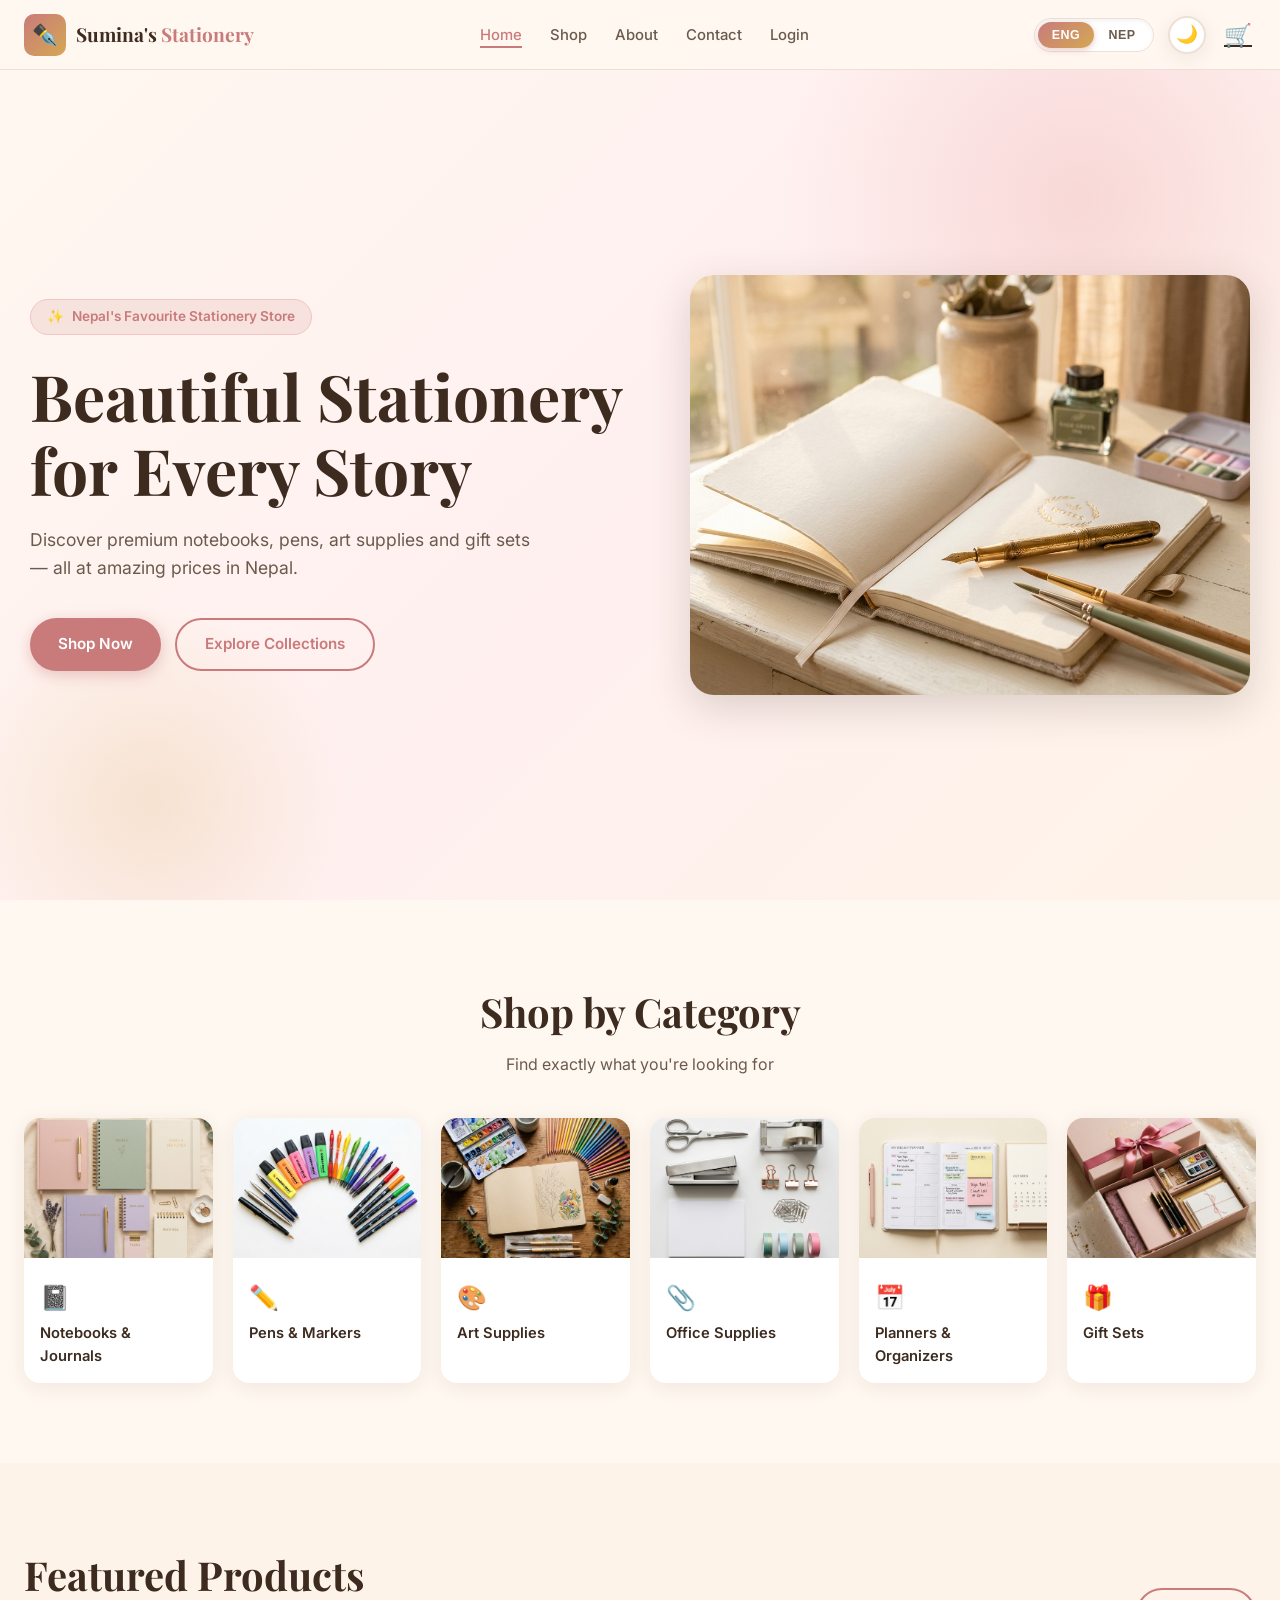
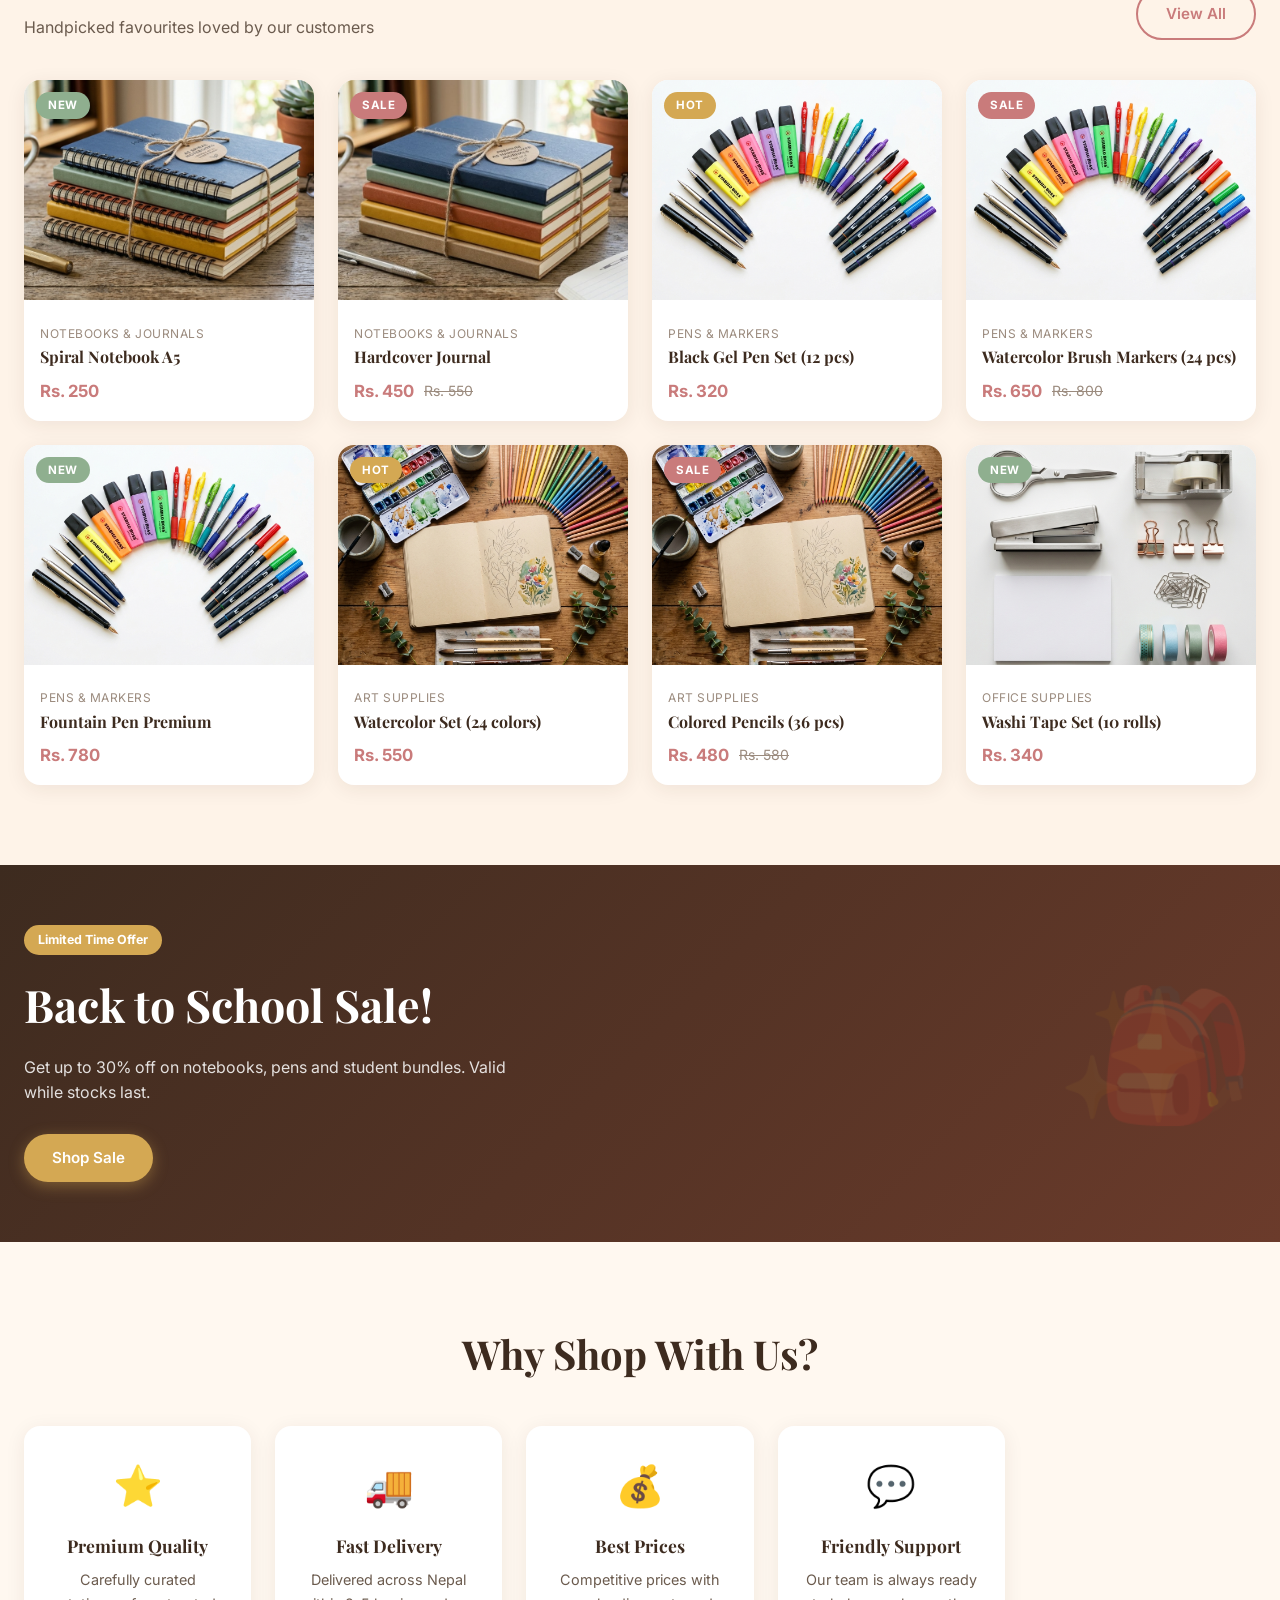
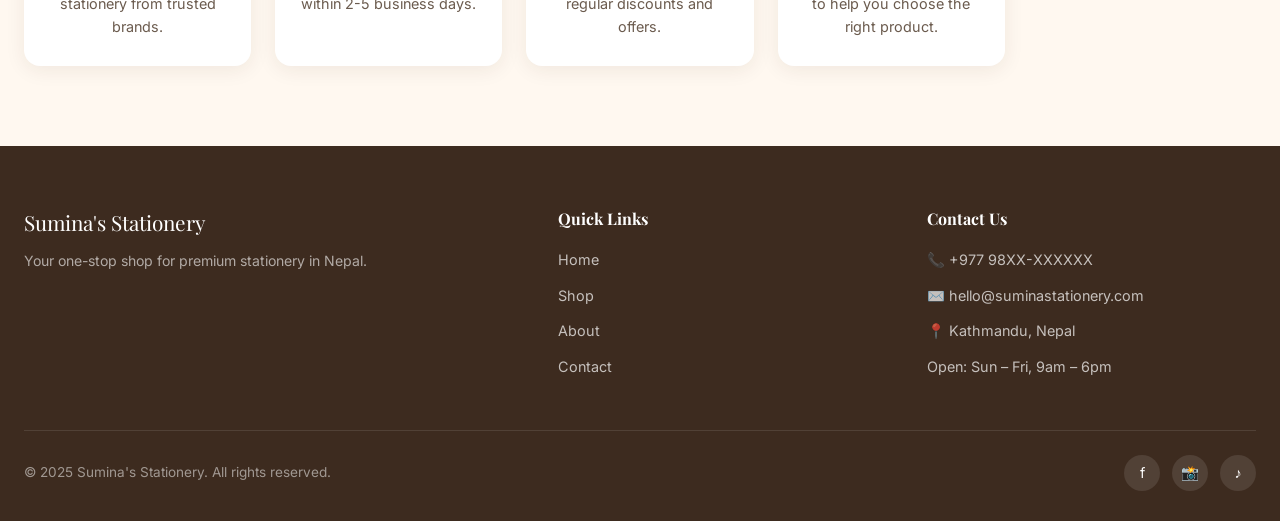
<file: index.html>
<!DOCTYPE html>
<html lang="en">
<head>
<meta charset="UTF-8">
<meta name="viewport" content="width=device-width, initial-scale=1.0">
<title>Sumina's Stationery — Premium Stationery in Nepal</title>
<meta name="description" content="Shop premium notebooks, pens, art supplies and gift sets at Sumina's Stationery. Nepal's favourite stationery store with best prices.">
<link rel="stylesheet" href="css/style.css">
</head>
<body>

<!-- NAVBAR -->
<nav class="navbar" id="navbar">
  <div class="container">
    <a href="index.html" class="nav-brand">
      <div class="nav-brand-icon">✒️</div>
      <span class="nav-brand-text">Sumina's <span>Stationery</span></span>
    </a>
    <ul class="nav-links" id="nav-links">
      <li><a href="index.html" data-key="nav_home">Home</a></li>
      <li><a href="shop.html" data-key="nav_shop">Shop</a></li>
      <li><a href="about.html" data-key="nav_about">About</a></li>
      <li><a href="contact.html" data-key="nav_contact">Contact</a></li>
    </ul>
    <div class="nav-actions">
      <div class="lang-toggle">
        <div class="lang-slider"></div>
        <button class="lang-btn active" data-lang="en">ENG</button>
        <button class="lang-btn" data-lang="np">NEP</button>
      </div>
      <button id="theme-toggle" class="theme-toggle-btn" aria-label="Toggle Theme">
        <span class="sun-icon">☀️</span>
        <span class="moon-icon">🌙</span>
      </button>
      <a href="cart.html" class="cart-icon-btn">
        🛒<span class="cart-badge" id="cart-badge-1">0</span>
      </a>
      <button class="menu-btn" id="menu-btn" aria-label="Menu">
        <span></span><span></span><span></span>
      </button>
    </div>
  </div>
</nav>

<!-- HERO -->
<section class="hero">
  <div class="container">
    <div class="hero-content">
      <div class="hero-tag">✨ <span data-key="hero_tag">Nepal's Favourite Stationery Store</span></div>
      <h1 class="hero-title" data-key="hero_title">Beautiful Stationery for <em>Every Story</em></h1>
      <p class="hero-subtitle" data-key="hero_subtitle">Discover premium notebooks, pens, art supplies and gift sets — all at amazing prices in Nepal.</p>
      <div class="hero-btns">
        <a href="shop.html" class="btn btn-primary" data-key="hero_btn_shop">Shop Now</a>
        <a href="#categories" class="btn btn-secondary" data-key="hero_btn_explore">Explore Collections</a>
      </div>
    </div>
    <div class="hero-img-wrap">
      <img src="images/hero.jpg" alt="Sumina's Stationery" class="hero-img">
    </div>
  </div>
</section>

<!-- CATEGORIES -->
<section class="section" id="categories">
  <div class="container">
    <div class="text-center">
      <h2 class="section-title" data-key="categories_title">Shop by Category</h2>
      <p class="section-sub" data-key="categories_subtitle">Find exactly what you're looking for</p>
    </div>
    <div class="categories-grid" id="categories-grid"></div>
  </div>
</section>

<!-- FEATURED PRODUCTS -->
<section class="section" style="background:var(--cream2);">
  <div class="container">
    <div style="display:flex;justify-content:space-between;align-items:flex-end;flex-wrap:wrap;gap:16px;margin-bottom:40px;">
      <div>
        <h2 class="section-title" data-key="featured_title">Featured Products</h2>
        <p class="section-sub" style="margin-bottom:0" data-key="featured_subtitle">Handpicked favourites loved by our customers</p>
      </div>
      <a href="shop.html" class="btn btn-secondary" data-key="view_all">View All</a>
    </div>
    <div class="products-grid" id="featured-grid"></div>
  </div>
</section>

<!-- PROMO BANNER -->
<section class="promo-section">
  <div class="container">
    <div>
      <div class="promo-tag-label" data-key="promo_tag">Limited Time Offer</div>
      <h2 class="promo-title" data-key="promo_title">Back to School Sale!</h2>
      <p class="promo-desc" data-key="promo_desc">Get up to 30% off on notebooks, pens and student bundles. Valid while stocks last.</p>
      <a href="shop.html?cat=gifts" class="btn btn-accent" data-key="promo_btn">Shop Sale</a>
    </div>
    <div style="font-size:8rem;opacity:.15;">🎒</div>
  </div>
</section>

<!-- WHY US -->
<section class="section">
  <div class="container">
    <div class="text-center">
      <h2 class="section-title" data-key="why_title">Why Shop With Us?</h2>
    </div>
    <div class="why-grid" style="margin-top:40px;">
      <div class="why-card">
        <div class="why-icon">⭐</div>
        <h3 data-key="why_quality">Premium Quality</h3>
        <p data-key="why_quality_desc">Carefully curated stationery from trusted brands.</p>
      </div>
      <div class="why-card">
        <div class="why-icon">🚚</div>
        <h3 data-key="why_delivery">Fast Delivery</h3>
        <p data-key="why_delivery_desc">Delivered across Nepal within 2–5 business days.</p>
      </div>
      <div class="why-card">
        <div class="why-icon">💰</div>
        <h3 data-key="why_price">Best Prices</h3>
        <p data-key="why_price_desc">Competitive prices with regular discounts and offers.</p>
      </div>
      <div class="why-card">
        <div class="why-icon">💬</div>
        <h3 data-key="why_support">Friendly Support</h3>
        <p data-key="why_support_desc">Our team is always ready to help you choose the right product.</p>
      </div>
    </div>
  </div>
</section>

<!-- FOOTER -->
<footer class="footer">
  <div class="container">
    <div class="footer-grid">
      <div>
        <div class="footer-brand-name">Sumina's Stationery</div>
        <p class="footer-tagline" data-key="footer_tagline">Your one-stop shop for premium stationery in Nepal.</p>
      </div>
      <div>
        <h4 data-key="footer_links">Quick Links</h4>
        <ul>
          <li><a href="index.html" data-key="nav_home">Home</a></li>
          <li><a href="shop.html" data-key="nav_shop">Shop</a></li>
          <li><a href="about.html" data-key="nav_about">About</a></li>
          <li><a href="contact.html" data-key="nav_contact">Contact</a></li>
        </ul>
      </div>
      <div>
        <h4 data-key="footer_contact">Contact Us</h4>
        <ul>
          <li><a href="tel:+97798XXXXXXXX">📞 +977 98XX-XXXXXX</a></li>
          <li><a href="mailto:hello@suminastationery.com">✉️ hello@suminastationery.com</a></li>
          <li><a href="#">📍 Kathmandu, Nepal</a></li>
          <li><a href="#" data-key="footer_hours">Open: Sun – Fri, 9am – 6pm</a></li>
        </ul>
      </div>
    </div>
    <div class="footer-bottom">
      <span class="footer-copy" data-key="footer_rights">© 2025 Sumina's Stationery. All rights reserved.</span>
      <div class="social-links">
        <a href="#" class="social-link" title="Facebook">f</a>
        <a href="#" class="social-link" title="Instagram">📸</a>
        <a href="#" class="social-link" title="TikTok">♪</a>
      </div>
    </div>
  </div>
</footer>

<script src="js/products.js"></script>
<script src="js/language.js"></script>
<script src="js/cart.js"></script>
<script src="js/main.js"></script>
<script>
  // Render categories
  const catGrid = document.getElementById("categories-grid");
  CATEGORIES.forEach(cat => {
    catGrid.innerHTML += `
      <a href="shop.html?cat=${cat.id}" class="cat-card">
        <img src="${cat.image}" alt="${cat.name.en}" class="cat-img">
        <div class="cat-info">
          <div class="cat-icon">${cat.icon}</div>
          <div class="cat-name">${cat.name[currentLang]}</div>
        </div>
      </a>`;
  });

  // Render 8 featured products
  const featGrid = document.getElementById("featured-grid");
  const featured = PRODUCTS.filter(p => p.badge).slice(0, 8);
  featured.forEach(p => { featGrid.innerHTML += buildProductCard(p); });

  // Update category names on lang change
  document.addEventListener("langChange", () => {
    catGrid.innerHTML = "";
    CATEGORIES.forEach(cat => {
      catGrid.innerHTML += `
        <a href="shop.html?cat=${cat.id}" class="cat-card">
          <img src="${cat.image}" alt="${cat.name.en}" class="cat-img">
          <div class="cat-info">
            <div class="cat-icon">${cat.icon}</div>
            <div class="cat-name">${cat.name[currentLang]}</div>
          </div>
        </a>`;
    });
    featGrid.innerHTML = "";
    featured.forEach(p => { featGrid.innerHTML += buildProductCard(p); });
  });
</script>
</body>
</html>
</file>
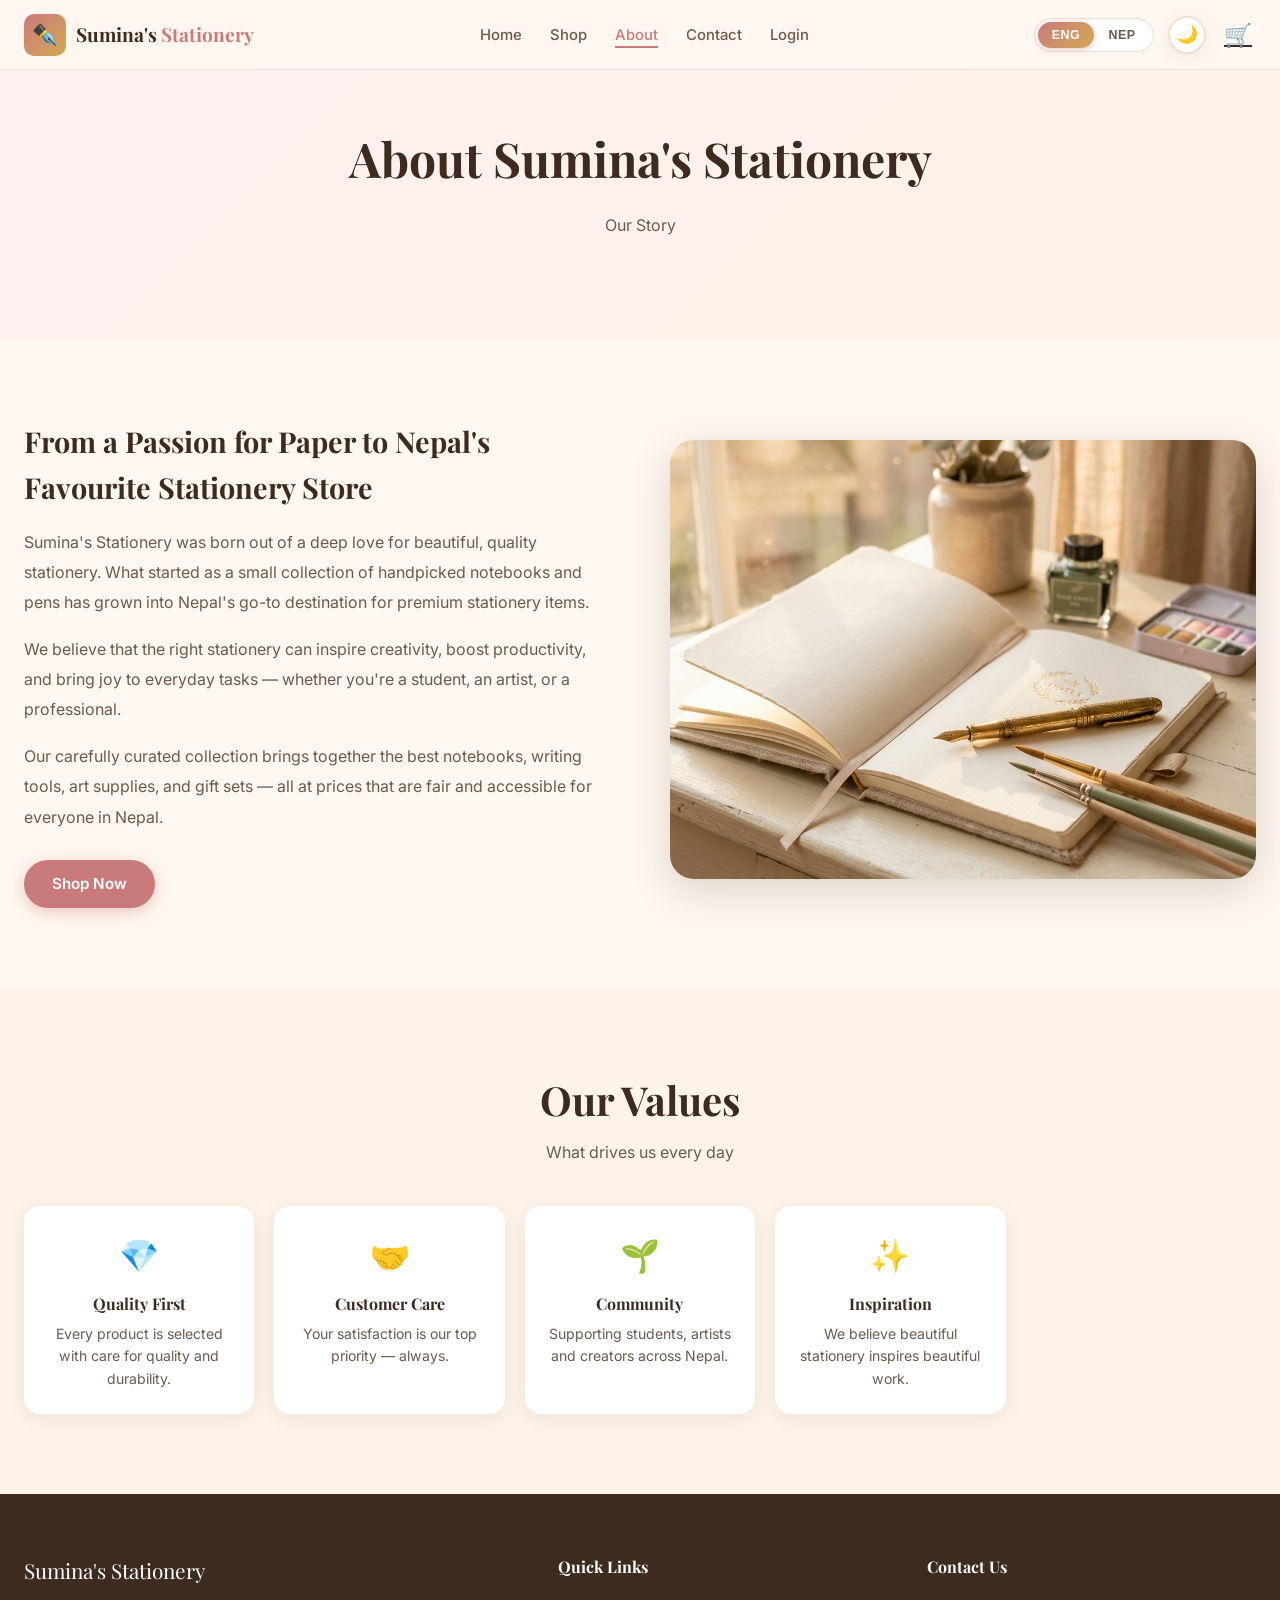
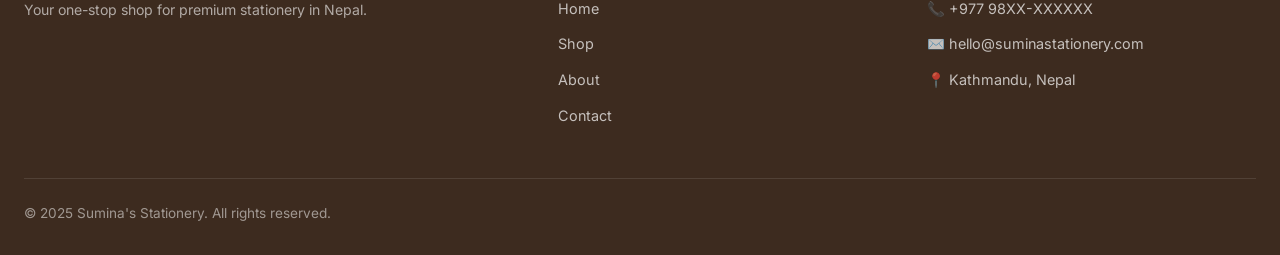
<file: about.html>
<!DOCTYPE html>
<html lang="en">
<head>
<meta charset="UTF-8">
<meta name="viewport" content="width=device-width, initial-scale=1.0">
<title>About — Sumina's Stationery</title>
<meta name="description" content="Learn about Sumina's Stationery — Nepal's favourite stationery shop.">
<link rel="stylesheet" href="css/style.css">
</head>
<body>

<nav class="navbar" id="navbar">
  <div class="container">
    <a href="index.html" class="nav-brand">
      <div class="nav-brand-icon">✒️</div>
      <span class="nav-brand-text">Sumina's <span>Stationery</span></span>
    </a>
    <ul class="nav-links" id="nav-links">
      <li><a href="index.html" data-key="nav_home">Home</a></li>
      <li><a href="shop.html" data-key="nav_shop">Shop</a></li>
      <li><a href="about.html" data-key="nav_about">About</a></li>
      <li><a href="contact.html" data-key="nav_contact">Contact</a></li>
    </ul>
    <div class="nav-actions">
      <div class="lang-toggle">
        <div class="lang-slider"></div>
        <button class="lang-btn active" data-lang="en">ENG</button>
        <button class="lang-btn" data-lang="np">NEP</button>
      </div>
      <button id="theme-toggle" class="theme-toggle-btn" aria-label="Toggle Theme">
        <span class="sun-icon">☀️</span>
        <span class="moon-icon">🌙</span>
      </button>
      <a href="cart.html" class="cart-icon-btn">🛒<span class="cart-badge">0</span></a>
      <button class="menu-btn" id="menu-btn"><span></span><span></span><span></span></button>
    </div>
  </div>
</nav>

<div class="about-hero">
  <h1 class="about-title" data-key="about_title">About Sumina's Stationery</h1>
  <p class="section-sub" data-key="about_subtitle">Our Story</p>
</div>

<section>
  <div class="container">
    <div class="about-grid">
      <div class="about-text">
        <h2 data-key="about_main_title">From a Passion for Paper to Nepal's Favourite Stationery Store</h2>
        <p data-key="about_main_p1">Sumina's Stationery was born out of a deep love for beautiful, quality stationery. What started as a small collection of handpicked notebooks and pens has grown into Nepal's go-to destination for premium stationery items.</p>
        <p data-key="about_main_p2">We believe that the right stationery can inspire creativity, boost productivity, and bring joy to everyday tasks — whether you're a student, an artist, or a professional.</p>
        <p data-key="about_main_p3">Our carefully curated collection brings together the best notebooks, writing tools, art supplies, and gift sets — all at prices that are fair and accessible for everyone in Nepal.</p>
        <a href="shop.html" class="btn btn-primary" style="margin-top:12px;" data-key="hero_btn_shop">Shop Now</a>
      </div>
      <div>
        <img src="images/hero.jpg" alt="About Sumina's Stationery" style="width:100%;border-radius:24px;box-shadow:0 12px 40px rgba(61,43,31,.18);object-fit:cover;aspect-ratio:4/3;">
      </div>
    </div>
  </div>
</section>

<section class="section" style="background:var(--cream2);">
  <div class="container">
    <div class="text-center">
      <h2 class="section-title" data-key="values_title">Our Values</h2>
      <p class="section-sub" data-key="values_subtitle">What drives us every day</p>
    </div>
    <div class="values-grid" style="margin-top:40px;">
      <div class="value-card">
        <div class="value-icon">💎</div>
        <h3 data-key="about_val1_title">Quality First</h3>
        <p data-key="about_val1_desc">Every product is selected with care for quality and durability.</p>
      </div>
      <div class="value-card">
        <div class="value-icon">🤝</div>
        <h3 data-key="about_val2_title">Customer Care</h3>
        <p data-key="about_val2_desc">Your satisfaction is our top priority — always.</p>
      </div>
      <div class="value-card">
        <div class="value-icon">🌱</div>
        <h3 data-key="about_val3_title">Community</h3>
        <p data-key="about_val3_desc">Supporting students, artists and creators across Nepal.</p>
      </div>
      <div class="value-card">
        <div class="value-icon">✨</div>
        <h3 data-key="about_val4_title">Inspiration</h3>
        <p data-key="about_val4_desc">We believe beautiful stationery inspires beautiful work.</p>
      </div>
    </div>
  </div>
</section>

<footer class="footer">
  <div class="container">
    <div class="footer-grid">
      <div>
        <div class="footer-brand-name">Sumina's Stationery</div>
        <p class="footer-tagline" data-key="footer_tagline">Your one-stop shop for premium stationery in Nepal.</p>
      </div>
      <div>
        <h4 data-key="footer_links">Quick Links</h4>
        <ul>
          <li><a href="index.html" data-key="nav_home">Home</a></li>
          <li><a href="shop.html" data-key="nav_shop">Shop</a></li>
          <li><a href="about.html" data-key="nav_about">About</a></li>
          <li><a href="contact.html" data-key="nav_contact">Contact</a></li>
        </ul>
      </div>
      <div>
        <h4 data-key="footer_contact">Contact Us</h4>
        <ul>
          <li><a href="#">📞 +977 98XX-XXXXXX</a></li>
          <li><a href="#">✉️ hello@suminastationery.com</a></li>
          <li><a href="#">📍 Kathmandu, Nepal</a></li>
        </ul>
      </div>
    </div>
    <div class="footer-bottom">
      <span class="footer-copy" data-key="footer_rights">© 2025 Sumina's Stationery. All rights reserved.</span>
    </div>
  </div>
</footer>

<script src="js/products.js"></script>
<script src="js/language.js"></script>
<script src="js/cart.js"></script>
<script src="js/main.js"></script>
</body>
</html>
</file>
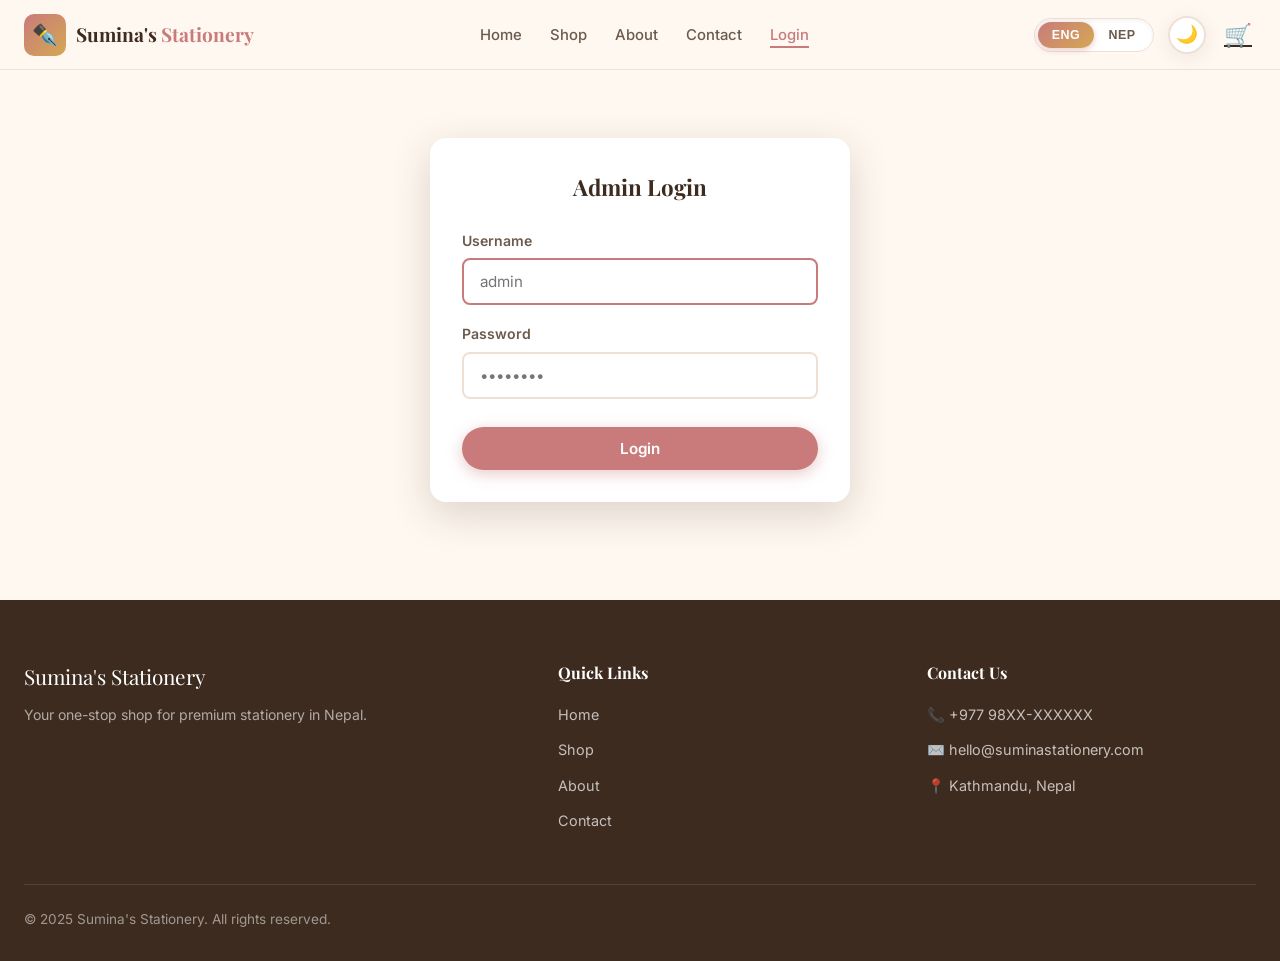
<file: admin.html>
<!DOCTYPE html>
<html lang="en">
<head>
<meta charset="UTF-8">
<meta name="viewport" content="width=device-width, initial-scale=1.0">
<title>Admin Dashboard — Sumina's Stationery</title>
<link rel="stylesheet" href="css/style.css">
<style>
/* Page Specific Admin Styles */
.admin-header-row {
  display: flex;
  justify-content: space-between;
  align-items: center;
  flex-wrap: wrap;
  gap: 16px;
  margin-bottom: 24px;
}
.admin-table-container {
  background: var(--white);
  border-radius: var(--r);
  box-shadow: var(--sh);
  overflow-x: auto;
  margin-top: 30px;
  border: 1px solid var(--border);
}
.admin-table {
  width: 100%;
  border-collapse: collapse;
  min-width: 800px;
}
.admin-table th, .admin-table td {
  padding: 16px 20px;
  text-align: left;
  border-bottom: 1px solid var(--border);
  vertical-align: middle;
}
.admin-table th {
  background: var(--cream2);
  font-weight: 600;
  color: var(--dark);
}
.admin-table tr:hover {
  background: rgba(201, 123, 123, 0.03);
}
[data-theme="dark"] .admin-table tr:hover {
  background: rgba(94, 158, 130, 0.03);
}
.admin-img {
  width: 50px;
  height: 50px;
  object-fit: cover;
  border-radius: var(--r-sm);
  border: 1px solid var(--border);
}
.btn-sm {
  padding: 8px 16px;
  font-size: 0.85rem;
  border-radius: 30px;
}

/* Modal styling */
.modal-overlay {
  position: fixed;
  top: 0; left: 0; right: 0; bottom: 0;
  background: rgba(61, 43, 31, 0.5);
  backdrop-filter: blur(8px);
  z-index: 2000;
  display: flex;
  align-items: center;
  justify-content: center;
  opacity: 0;
  pointer-events: none;
  transition: opacity 0.3s ease;
}
.modal-overlay.open {
  opacity: 1;
  pointer-events: auto;
}
.modal-content {
  background: var(--white);
  border-radius: var(--r);
  width: 90%;
  max-width: 600px;
  max-height: 90vh;
  overflow-y: auto;
  padding: 32px;
  box-shadow: var(--sh-h);
  transform: translateY(20px);
  transition: transform 0.3s ease;
}
.modal-overlay.open .modal-content {
  transform: translateY(0);
}
.modal-header {
  display: flex;
  justify-content: space-between;
  align-items: center;
  margin-bottom: 24px;
  border-bottom: 1px solid var(--border);
  padding-bottom: 12px;
}
.modal-header h3 {
  font-family: var(--font-h);
  font-size: 1.4rem;
}
.modal-close {
  background: none;
  border: none;
  font-size: 1.5rem;
  cursor: pointer;
  color: var(--light);
  transition: var(--tr);
}
.modal-close:hover {
  color: var(--primary);
}
.grid-2 {
  display: grid;
  grid-template-columns: 1fr 1fr;
  gap: 16px;
}
@media(max-width: 600px) {
  .grid-2 {
    grid-template-columns: 1fr;
    gap: 0;
  }
}
</style>
<script>
// Prevent unauthorized access instantly before rendering body
if (localStorage.getItem("ss_admin_logged_in") !== "true") {
  window.location.replace("login.html");
}
</script>
</head>
<body>

<nav class="navbar" id="navbar">
  <div class="container">
    <a href="index.html" class="nav-brand">
      <div class="nav-brand-icon">✒️</div>
      <span class="nav-brand-text">Sumina's <span>Stationery</span></span>
    </a>
    <ul class="nav-links" id="nav-links">
      <li><a href="index.html" data-key="nav_home">Home</a></li>
      <li><a href="shop.html" data-key="nav_shop">Shop</a></li>
      <li><a href="about.html" data-key="nav_about">About</a></li>
      <li><a href="contact.html" data-key="nav_contact">Contact</a></li>
    </ul>
    <div class="nav-actions">
      <div class="lang-toggle">
        <div class="lang-slider"></div>
        <button class="lang-btn active" data-lang="en">ENG</button>
        <button class="lang-btn" data-lang="np">NEP</button>
      </div>
      <button id="theme-toggle" class="theme-toggle-btn" aria-label="Toggle Theme">
        <span class="sun-icon">☀️</span>
        <span class="moon-icon">🌙</span>
      </button>
      <a href="cart.html" class="cart-icon-btn">🛒<span class="cart-badge">0</span></a>
      <button class="menu-btn" id="menu-btn"><span></span><span></span><span></span></button>
    </div>
  </div>
</nav>

<section class="section page-top">
  <div class="container">
    <div class="admin-header-row">
      <div>
        <h1 class="section-title" data-key="admin_dashboard">Admin Dashboard</h1>
        <p class="section-sub" data-key="admin_manage_products">Manage your store products dynamically</p>
      </div>
      <button class="btn btn-primary" onclick="openAddModal()">
        ➕ <span data-key="admin_add_product">Add New Product</span>
      </button>
    </div>

    <div class="admin-table-container">
      <table class="admin-table">
        <thead>
          <tr>
            <th data-key="admin_th_image">Image</th>
            <th data-key="admin_th_name">Name</th>
            <th data-key="admin_th_category">Category</th>
            <th data-key="admin_th_price">Price</th>
            <th data-key="admin_th_oldprice">Old Price</th>
            <th data-key="admin_th_badge">Badge</th>
            <th data-key="admin_th_actions">Actions</th>
          </tr>
        </thead>
        <tbody id="admin-product-rows">
          <!-- Rows will be injected here dynamically -->
        </tbody>
      </table>
    </div>
  </div>
</section>

<!-- Product Add/Edit Modal -->
<div class="modal-overlay" id="product-modal">
  <div class="modal-content">
    <div class="modal-header">
      <h3 id="modal-title" data-key="admin_add_product">Add New Product</h3>
      <button class="modal-close" onclick="closeModal()">✕</button>
    </div>
    <form id="product-form" novalidate>
      <input type="hidden" id="prod-id">
      
      <div class="grid-2">
        <div class="form-group">
          <label data-key="admin_field_name_en">Name (English)</label>
          <input type="text" id="prod-name-en" required placeholder="Spiral Notebook A5">
        </div>
        <div class="form-group">
          <label data-key="admin_field_name_np">Name (Nepali)</label>
          <input type="text" id="prod-name-np" required placeholder="स्पाइरल नोटबुक A5">
        </div>
      </div>

      <div class="grid-2">
        <div class="form-group">
          <label data-key="admin_field_price">Price (NPR)</label>
          <input type="number" id="prod-price" required placeholder="250">
        </div>
        <div class="form-group">
          <label data-key="admin_field_oldprice">Old Price (NPR, optional)</label>
          <input type="number" id="prod-oldprice" placeholder="300">
        </div>
      </div>

      <div class="grid-2">
        <div class="form-group">
          <label data-key="admin_field_category">Category</label>
          <select id="prod-category" required>
            <!-- Injected dynamically from CATEGORIES -->
          </select>
        </div>
        <div class="form-group">
          <label data-key="admin_field_badge">Badge (optional)</label>
          <select id="prod-badge">
            <option value="">None</option>
            <option value="new">New</option>
            <option value="sale">Sale</option>
            <option value="hot">Hot</option>
          </select>
        </div>
      </div>

      <div class="form-group">
        <label data-key="admin_field_image">Image URL / Path</label>
        <input type="text" id="prod-image" required placeholder="images/spiral-notebook.jpg">
      </div>

      <div class="form-group">
        <label data-key="admin_field_desc_en">Description (English)</label>
        <textarea id="prod-desc-en" required placeholder="Describe the product in English..."></textarea>
      </div>

      <div class="form-group">
        <label data-key="admin_field_desc_np">Description (Nepali)</label>
        <textarea id="prod-desc-np" required placeholder="Describe the product in Nepali..."></textarea>
      </div>

      <div style="display:flex; justify-content:flex-end; gap:12px; margin-top:24px;">
        <button type="button" class="btn btn-secondary btn-sm" onclick="closeModal()" data-key="admin_btn_cancel">Cancel</button>
        <button type="submit" class="btn btn-primary btn-sm" data-key="admin_btn_save">Save Changes</button>
      </div>
    </form>
  </div>
</div>

<footer class="footer">
  <div class="container">
    <div class="footer-grid">
      <div>
        <div class="footer-brand-name">Sumina's Stationery</div>
        <p class="footer-tagline" data-key="footer_tagline">Your one-stop shop for premium stationery in Nepal.</p>
      </div>
      <div>
        <h4 data-key="footer_links">Quick Links</h4>
        <ul>
          <li><a href="index.html" data-key="nav_home">Home</a></li>
          <li><a href="shop.html" data-key="nav_shop">Shop</a></li>
          <li><a href="about.html" data-key="nav_about">About</a></li>
          <li><a href="contact.html" data-key="nav_contact">Contact</a></li>
        </ul>
      </div>
      <div>
        <h4 data-key="footer_contact">Contact Us</h4>
        <ul>
          <li><a href="#">📞 +977 98XX-XXXXXX</a></li>
          <li><a href="#">✉️ hello@suminastationery.com</a></li>
          <li><a href="#">📍 Kathmandu, Nepal</a></li>
        </ul>
      </div>
    </div>
    <div class="footer-bottom">
      <span class="footer-copy" data-key="footer_rights">© 2025 Sumina's Stationery. All rights reserved.</span>
    </div>
  </div>
</footer>

<script src="js/products.js"></script>
<script src="js/language.js"></script>
<script src="js/cart.js"></script>
<script src="js/main.js"></script>
<script>
// Initialize Category Options
const catSelect = document.getElementById("prod-category");
if (catSelect) {
  CATEGORIES.forEach(c => {
    catSelect.innerHTML += `<option value="${c.id}">${c.name.en}</option>`;
  });
}

// Render Table Rows
function renderAdminProducts() {
  const tbody = document.getElementById("admin-product-rows");
  if (!tbody) return;
  tbody.innerHTML = "";
  
  PRODUCTS.forEach(p => {
    const name = p.name[currentLang];
    const cat = CATEGORIES.find(c => c.id === p.category)?.name[currentLang] || p.category;
    const badgeText = p.badge ? t(`badge_${p.badge}`) : "-";
    
    tbody.innerHTML += `
      <tr>
        <td><img src="${p.image}" alt="${name}" class="admin-img"></td>
        <td style="font-weight:600;">${name}</td>
        <td><span class="badge badge-new" style="background:var(--cream2);color:var(--dark);border:1px solid var(--border);">${cat}</span></td>
        <td style="color:var(--primary);font-weight:700;">${formatPrice(p.price)}</td>
        <td>${p.oldPrice ? formatPrice(p.oldPrice) : "-"}</td>
        <td>${p.badge ? `<span class="badge badge-${p.badge}">${badgeText}</span>` : "-"}</td>
        <td>
          <div class="admin-actions">
            <button class="btn btn-primary btn-sm" onclick="openEditModal(${p.id})">${t("admin_action_edit")}</button>
            <button class="btn btn-secondary btn-sm" style="color:#d00000; border-color:#ffa9a9;" onclick="deleteProduct(${p.id})">${t("admin_action_delete")}</button>
          </div>
        </td>
      </tr>
    `;
  });
}

// Modal Toggle Functions
function openAddModal() {
  document.getElementById("prod-id").value = "";
  document.getElementById("product-form").reset();
  
  const title = document.getElementById("modal-title");
  title.textContent = t("admin_add_product");
  title.setAttribute("data-key", "admin_add_product");
  
  document.getElementById("product-modal").classList.add("open");
}

function openEditModal(id) {
  const p = getProductById(id);
  if (!p) return;
  
  document.getElementById("prod-id").value = p.id;
  document.getElementById("prod-name-en").value = p.name.en;
  document.getElementById("prod-name-np").value = p.name.np;
  document.getElementById("prod-price").value = p.price;
  document.getElementById("prod-oldprice").value = p.oldPrice || "";
  document.getElementById("prod-category").value = p.category;
  document.getElementById("prod-badge").value = p.badge || "";
  document.getElementById("prod-image").value = p.image;
  document.getElementById("prod-desc-en").value = p.description.en;
  document.getElementById("prod-desc-np").value = p.description.np;
  
  const title = document.getElementById("modal-title");
  title.textContent = t("admin_edit_product");
  title.setAttribute("data-key", "admin_edit_product");
  
  document.getElementById("product-modal").classList.add("open");
}

function closeModal() {
  document.getElementById("product-modal").classList.remove("open");
}

// Save Product
document.getElementById("product-form").addEventListener("submit", e => {
  e.preventDefault();
  
  const idVal = document.getElementById("prod-id").value;
  const nameEn = document.getElementById("prod-name-en").value.trim();
  const nameNp = document.getElementById("prod-name-np").value.trim();
  const price = parseFloat(document.getElementById("prod-price").value);
  const oldPriceVal = document.getElementById("prod-oldprice").value;
  const oldPrice = oldPriceVal ? parseFloat(oldPriceVal) : null;
  const category = document.getElementById("prod-category").value;
  const badge = document.getElementById("prod-badge").value;
  const image = document.getElementById("prod-image").value.trim();
  const descEn = document.getElementById("prod-desc-en").value.trim();
  const descNp = document.getElementById("prod-desc-np").value.trim();
  
  if (!nameEn || !nameNp || isNaN(price) || !image || !descEn || !descNp) {
    alert("Please fill in all required fields.");
    return;
  }
  
  const productData = {
    id: idVal ? parseInt(idVal) : (PRODUCTS.reduce((max, prod) => Math.max(max, prod.id), 0) + 1),
    name: { en: nameEn, np: nameNp },
    category,
    price,
    oldPrice,
    badge: badge || null,
    image,
    description: { en: descEn, np: descNp }
  };
  
  if (idVal) {
    // Edit Mode
    const index = PRODUCTS.findIndex(p => p.id === parseInt(idVal));
    if (index !== -1) {
      PRODUCTS[index] = productData;
    }
  } else {
    // Add Mode
    PRODUCTS.push(productData);
  }
  
  saveProductsToStorage(PRODUCTS);
  closeModal();
  renderAdminProducts();
});

// Delete Product
function deleteProduct(id) {
  if (confirm(t("admin_confirm_delete"))) {
    const updated = PRODUCTS.filter(p => p.id !== id);
    saveProductsToStorage(updated);
    renderAdminProducts();
  }
}

// Re-render when language switches
document.addEventListener("langChange", () => {
  renderAdminProducts();
});

// Initial Render
document.addEventListener("DOMContentLoaded", () => {
  renderAdminProducts();
});
</script>
</body>
</html>
</file>
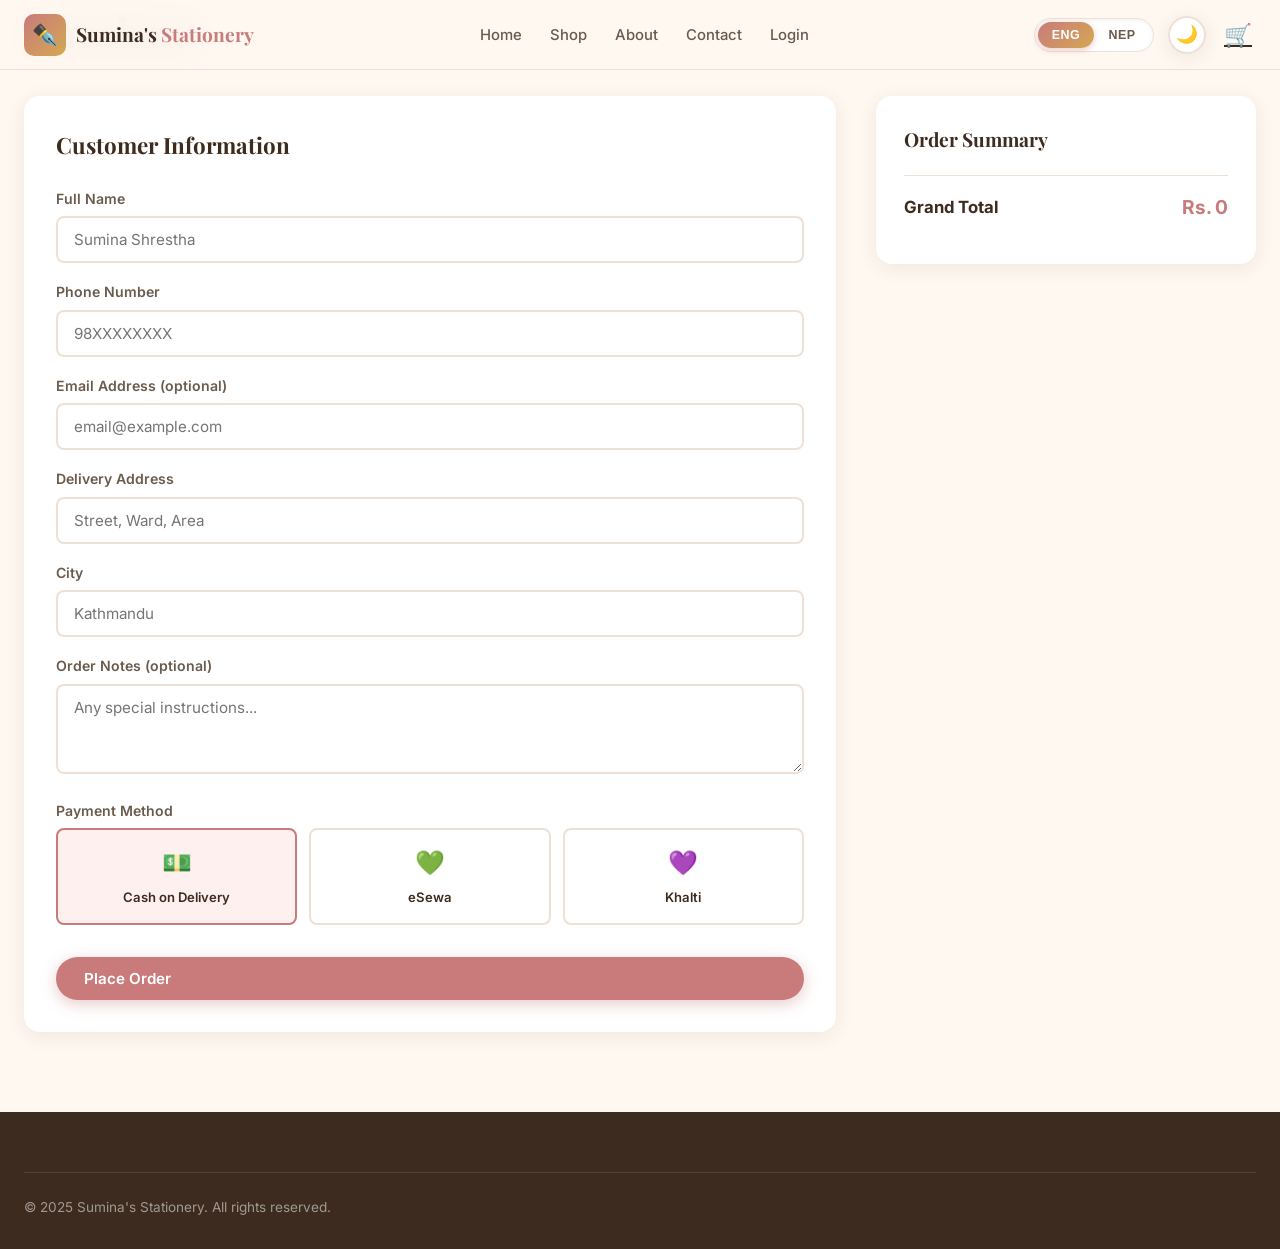
<file: checkout.html>
<!DOCTYPE html>
<html lang="en">
<head>
<meta charset="UTF-8">
<meta name="viewport" content="width=device-width, initial-scale=1.0">
<title>Checkout — Sumina's Stationery</title>
<link rel="stylesheet" href="css/style.css">
</head>
<body>

<nav class="navbar" id="navbar">
  <div class="container">
    <a href="index.html" class="nav-brand">
      <div class="nav-brand-icon">✒️</div>
      <span class="nav-brand-text">Sumina's <span>Stationery</span></span>
    </a>
    <ul class="nav-links" id="nav-links">
      <li><a href="index.html" data-key="nav_home">Home</a></li>
      <li><a href="shop.html" data-key="nav_shop">Shop</a></li>
      <li><a href="about.html" data-key="nav_about">About</a></li>
      <li><a href="contact.html" data-key="nav_contact">Contact</a></li>
    </ul>
    <div class="nav-actions">
      <div class="lang-toggle">
        <div class="lang-slider"></div>
        <button class="lang-btn active" data-lang="en">ENG</button>
        <button class="lang-btn" data-lang="np">NEP</button>
      </div>
      <button id="theme-toggle" class="theme-toggle-btn" aria-label="Toggle Theme">
        <span class="sun-icon">☀️</span>
        <span class="moon-icon">🌙</span>
      </button>
      <a href="cart.html" class="cart-icon-btn">🛒<span class="cart-badge">0</span></a>
      <button class="menu-btn" id="menu-btn"><span></span><span></span><span></span></button>
    </div>
  </div>
</nav>

<div class="checkout-page">
  <div class="container">
    <h1 class="section-title" style="margin-bottom:32px;" data-key="checkout_title">Checkout</h1>

    <!-- Success Message -->
    <div class="order-success" id="order-success">
      <div class="success-icon">🎉</div>
      <h2 class="success-title" data-key="order_success_title">Order Placed!</h2>
      <p class="success-msg" data-key="order_success_msg">Thank you for your order! We'll contact you on your phone to confirm delivery.</p>
      <a href="index.html" class="btn btn-primary" data-key="order_success_btn">Back to Home</a>
    </div>

    <!-- Checkout Form -->
    <div class="checkout-grid" id="checkout-form-area">
      <div class="form-card">
        <h2 data-key="checkout_info">Customer Information</h2>
        <form id="checkout-form" novalidate>
          <div class="form-group">
            <label data-key="checkout_full_name">Full Name</label>
            <input type="text" id="c-name" required placeholder="Sumina Shrestha" data-key="checkout_placeholder_name">
          </div>
          <div class="form-group">
            <label data-key="checkout_phone">Phone Number</label>
            <input type="tel" id="c-phone" required placeholder="98XXXXXXXX" data-key="checkout_placeholder_phone">
          </div>
          <div class="form-group">
            <label data-key="checkout_email">Email (optional)</label>
            <input type="email" id="c-email" placeholder="email@example.com" data-key="checkout_placeholder_email">
          </div>
          <div class="form-group">
            <label data-key="checkout_address">Delivery Address</label>
            <input type="text" id="c-address" required placeholder="Street, Ward, Area" data-key="checkout_placeholder_address">
          </div>
          <div class="form-group">
            <label data-key="checkout_city">City</label>
            <input type="text" id="c-city" required placeholder="Kathmandu" data-key="checkout_placeholder_city">
          </div>
          <div class="form-group">
            <label data-key="checkout_notes">Order Notes (optional)</label>
            <textarea id="c-notes" placeholder="Any special instructions..." data-key="checkout_placeholder_notes"></textarea>
          </div>

          <div class="form-group">
            <label data-key="checkout_payment">Payment Method</label>
            <div class="payment-options">
              <label class="pay-option active" id="pay-cod">
                <input type="radio" name="payment" value="cod" checked>
                <span class="pay-icon">💵</span>
                <span class="pay-label" data-key="pay_cod">Cash on Delivery</span>
              </label>
              <label class="pay-option" id="pay-esewa">
                <input type="radio" name="payment" value="esewa">
                <span class="pay-icon">💚</span>
                <span class="pay-label" data-key="pay_esewa">eSewa</span>
              </label>
              <label class="pay-option" id="pay-khalti">
                <input type="radio" name="payment" value="khalti">
                <span class="pay-icon">💜</span>
                <span class="pay-label" data-key="pay_khalti">Khalti</span>
              </label>
            </div>
          </div>

          <button type="submit" class="btn btn-primary w-full" style="margin-top:8px;" data-key="checkout_place_order">Place Order</button>
        </form>
      </div>

      <div>
        <div class="summary-card" id="checkout-summary"></div>
      </div>
    </div>
  </div>
</div>

<footer class="footer">
  <div class="container">
    <div class="footer-bottom">
      <span class="footer-copy" data-key="footer_rights">© 2025 Sumina's Stationery.</span>
    </div>
  </div>
</footer>

<script src="js/products.js"></script>
<script src="js/language.js"></script>
<script src="js/cart.js"></script>
<script src="js/main.js"></script>
<script>
function renderCheckoutSummary() {
  const cart = getCart();
  const total = getCartTotal();
  const el = document.getElementById("checkout-summary");
  if (!el) return;
  el.innerHTML = `
    <h3 class="summary-title" data-key="checkout_order_summary">${t("checkout_order_summary")}</h3>
    ${cart.map(item => {
      const p = getProductById(item.id);
      if (!p) return "";
      return `<div class="summary-row"><span>${p.name[currentLang]} × ${item.qty}</span><span>${formatPrice(p.price * item.qty)}</span></div>`;
    }).join("")}
    <div class="summary-divider"></div>
    <div class="summary-row grand-total">
      <span data-key="cart_grand_total">${t("cart_grand_total")}</span>
      <span class="grand-total-price">${formatPrice(total)}</span>
    </div>`;
}

renderCheckoutSummary();
document.addEventListener("langChange", renderCheckoutSummary);

// Payment option styling
document.querySelectorAll(".pay-option").forEach(opt => {
  opt.addEventListener("click", () => {
    document.querySelectorAll(".pay-option").forEach(o => o.classList.remove("active"));
    opt.classList.add("active");
  });
});

// Form submit
document.getElementById("checkout-form").addEventListener("submit", e => {
  e.preventDefault();
  const name = document.getElementById("c-name").value.trim();
  const phone = document.getElementById("c-phone").value.trim();
  const address = document.getElementById("c-address").value.trim();
  const city = document.getElementById("c-city").value.trim();
  if (!name || !phone || !address || !city) {
    alert("Please fill in all required fields.");
    return;
  }
  clearCart();
  document.getElementById("checkout-form-area").style.display = "none";
  const success = document.getElementById("order-success");
  success.classList.add("show");
  window.scrollTo({ top: 0, behavior: "smooth" });
});
</script>
</body>
</html>
</file>
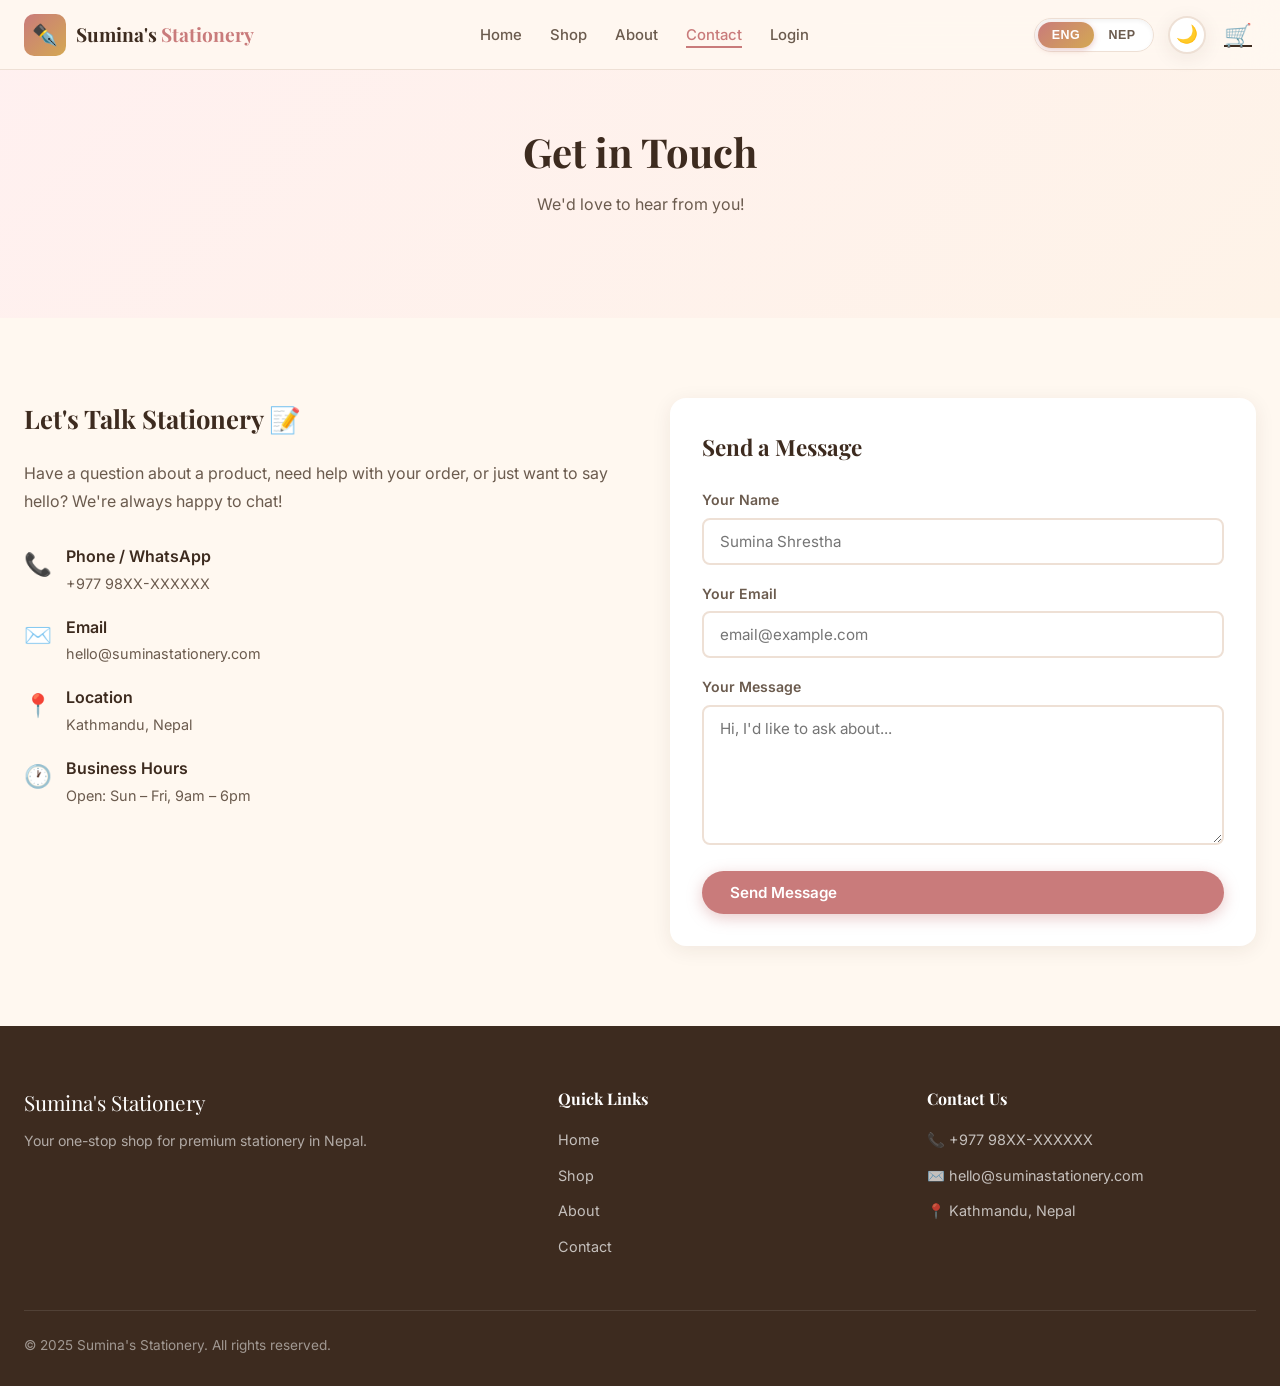
<file: contact.html>
<!DOCTYPE html>
<html lang="en">
<head>
<meta charset="UTF-8">
<meta name="viewport" content="width=device-width, initial-scale=1.0">
<title>Contact — Sumina's Stationery</title>
<meta name="description" content="Contact Sumina's Stationery. We're here to help!">
<link rel="stylesheet" href="css/style.css">
</head>
<body>

<nav class="navbar" id="navbar">
  <div class="container">
    <a href="index.html" class="nav-brand">
      <div class="nav-brand-icon">✒️</div>
      <span class="nav-brand-text">Sumina's <span>Stationery</span></span>
    </a>
    <ul class="nav-links" id="nav-links">
      <li><a href="index.html" data-key="nav_home">Home</a></li>
      <li><a href="shop.html" data-key="nav_shop">Shop</a></li>
      <li><a href="about.html" data-key="nav_about">About</a></li>
      <li><a href="contact.html" data-key="nav_contact">Contact</a></li>
    </ul>
    <div class="nav-actions">
      <div class="lang-toggle">
        <div class="lang-slider"></div>
        <button class="lang-btn active" data-lang="en">ENG</button>
        <button class="lang-btn" data-lang="np">NEP</button>
      </div>
      <button id="theme-toggle" class="theme-toggle-btn" aria-label="Toggle Theme">
        <span class="sun-icon">☀️</span>
        <span class="moon-icon">🌙</span>
      </button>
      <a href="cart.html" class="cart-icon-btn">🛒<span class="cart-badge">0</span></a>
      <button class="menu-btn" id="menu-btn"><span></span><span></span><span></span></button>
    </div>
  </div>
</nav>

<div class="contact-hero">
  <h1 class="section-title" data-key="contact_title">Get in Touch</h1>
  <p class="section-sub" data-key="contact_subtitle">We'd love to hear from you!</p>
</div>

<section>
  <div class="container">
    <div class="contact-grid">
      <!-- Info -->
      <div class="contact-info">
        <h2 data-key="contact_info_title">Let's Talk Stationery 📝</h2>
        <p style="color:var(--medium);margin-bottom:28px;line-height:1.8;" data-key="contact_info_desc">Have a question about a product, need help with your order, or just want to say hello? We're always happy to chat!</p>

        <div class="contact-item">
          <div class="contact-item-icon">📞</div>
          <div class="contact-item-text">
            <strong data-key="contact_label_phone">Phone / WhatsApp</strong>
            <p>+977 98XX-XXXXXX</p>
          </div>
        </div>
        <div class="contact-item">
          <div class="contact-item-icon">✉️</div>
          <div class="contact-item-text">
            <strong data-key="contact_label_email">Email</strong>
            <p>hello@suminastationery.com</p>
          </div>
        </div>
        <div class="contact-item">
          <div class="contact-item-icon">📍</div>
          <div class="contact-item-text">
            <strong data-key="contact_label_location">Location</strong>
            <p>Kathmandu, Nepal</p>
          </div>
        </div>
        <div class="contact-item">
          <div class="contact-item-icon">🕐</div>
          <div class="contact-item-text">
            <strong data-key="contact_label_hours">Business Hours</strong>
            <p data-key="footer_hours">Open: Sun – Fri, 9am – 6pm</p>
          </div>
        </div>
      </div>

      <!-- Form -->
      <div class="form-card">
        <h2 data-key="contact_form_title">Send a Message</h2>
        <div id="contact-success" style="display:none;text-align:center;padding:40px 0;">
          <div style="font-size:3rem;margin-bottom:16px;">✅</div>
          <p style="font-weight:600;color:var(--secondary);" data-key="contact_sent">Message sent! We'll get back to you soon.</p>
        </div>
        <form id="contact-form" novalidate>
          <div class="form-group">
            <label data-key="contact_name">Your Name</label>
            <input type="text" id="msg-name" required placeholder="Sumina Shrestha" data-key="contact_placeholder_name">
          </div>
          <div class="form-group">
            <label data-key="contact_email">Your Email</label>
            <input type="email" id="msg-email" required placeholder="email@example.com" data-key="contact_placeholder_email">
          </div>
          <div class="form-group">
            <label data-key="contact_message">Your Message</label>
            <textarea id="msg-body" required style="min-height:140px;" placeholder="Hi, I'd like to ask about..." data-key="contact_placeholder_msg"></textarea>
          </div>
          <button type="submit" class="btn btn-primary w-full" data-key="contact_send">Send Message</button>
        </form>
      </div>
    </div>
  </div>
</section>

<footer class="footer">
  <div class="container">
    <div class="footer-grid">
      <div>
        <div class="footer-brand-name">Sumina's Stationery</div>
        <p class="footer-tagline" data-key="footer_tagline">Your one-stop shop for premium stationery in Nepal.</p>
      </div>
      <div>
        <h4 data-key="footer_links">Quick Links</h4>
        <ul>
          <li><a href="index.html" data-key="nav_home">Home</a></li>
          <li><a href="shop.html" data-key="nav_shop">Shop</a></li>
          <li><a href="about.html" data-key="nav_about">About</a></li>
          <li><a href="contact.html" data-key="nav_contact">Contact</a></li>
        </ul>
      </div>
      <div>
        <h4 data-key="footer_contact">Contact Us</h4>
        <ul>
          <li><a href="#">📞 +977 98XX-XXXXXX</a></li>
          <li><a href="#">✉️ hello@suminastationery.com</a></li>
          <li><a href="#">📍 Kathmandu, Nepal</a></li>
        </ul>
      </div>
    </div>
    <div class="footer-bottom">
      <span class="footer-copy" data-key="footer_rights">© 2025 Sumina's Stationery. All rights reserved.</span>
    </div>
  </div>
</footer>

<script src="js/products.js"></script>
<script src="js/language.js"></script>
<script src="js/cart.js"></script>
<script src="js/main.js"></script>
<script>
document.getElementById("contact-form").addEventListener("submit", e => {
  e.preventDefault();
  const name = document.getElementById("msg-name").value.trim();
  const email = document.getElementById("msg-email").value.trim();
  const body = document.getElementById("msg-body").value.trim();
  if (!name || !email || !body) { alert("Please fill in all fields."); return; }
  document.getElementById("contact-form").style.display = "none";
  document.getElementById("contact-success").style.display = "block";
});
</script>
</body>
</html>
</file>
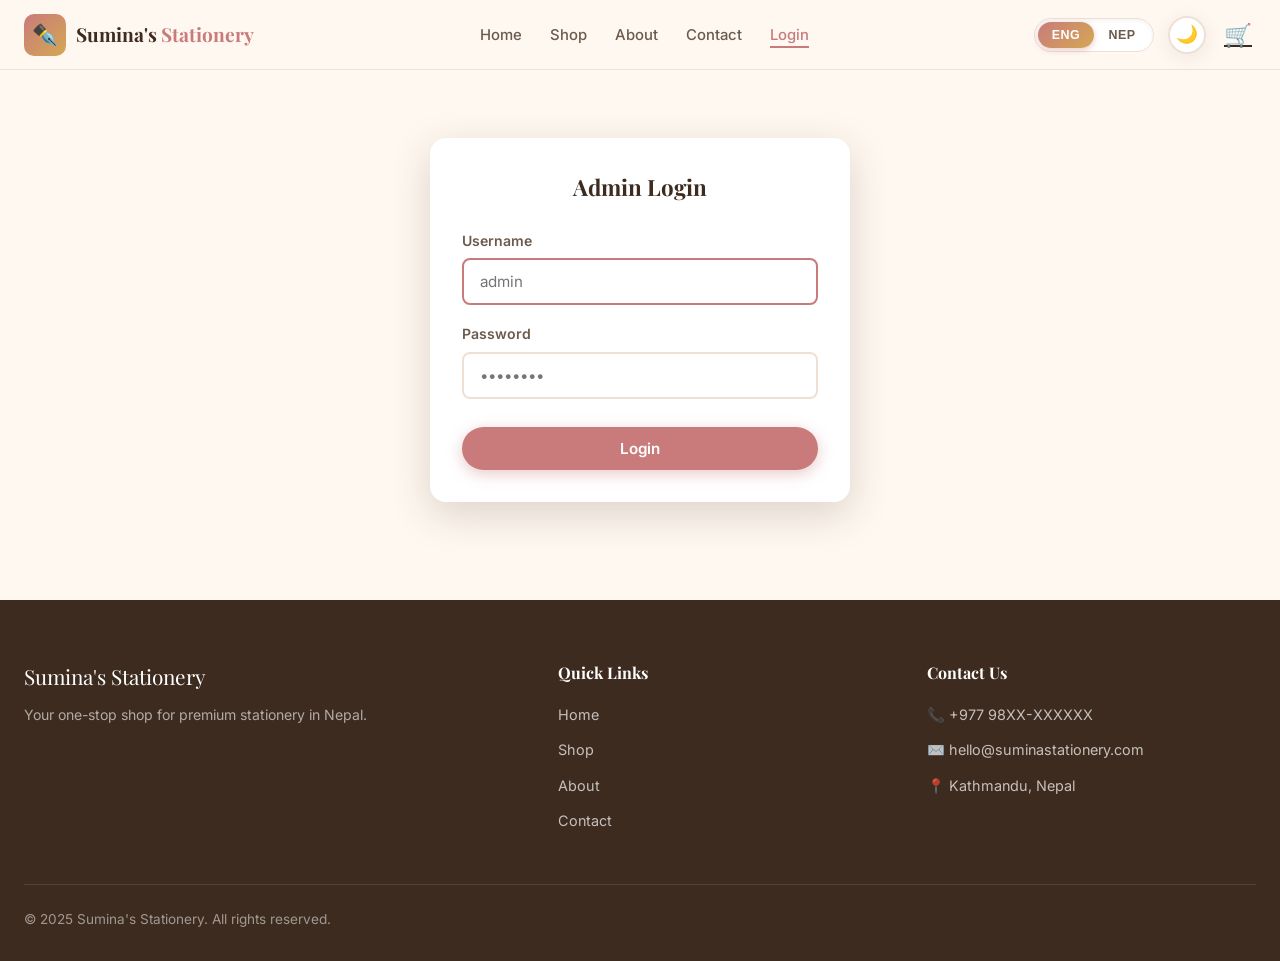
<file: login.html>
<!DOCTYPE html>
<html lang="en">
<head>
<meta charset="UTF-8">
<meta name="viewport" content="width=device-width, initial-scale=1.0">
<title>Admin Login — Sumina's Stationery</title>
<meta name="description" content="Admin login page for Sumina's Stationery.">
<link rel="stylesheet" href="css/style.css">
</head>
<body>

<nav class="navbar" id="navbar">
  <div class="container">
    <a href="index.html" class="nav-brand">
      <div class="nav-brand-icon">✒️</div>
      <span class="nav-brand-text">Sumina's <span>Stationery</span></span>
    </a>
    <ul class="nav-links" id="nav-links">
      <li><a href="index.html" data-key="nav_home">Home</a></li>
      <li><a href="shop.html" data-key="nav_shop">Shop</a></li>
      <li><a href="about.html" data-key="nav_about">About</a></li>
      <li><a href="contact.html" data-key="nav_contact">Contact</a></li>
    </ul>
    <div class="nav-actions">
      <div class="lang-toggle">
        <div class="lang-slider"></div>
        <button class="lang-btn active" data-lang="en">ENG</button>
        <button class="lang-btn" data-lang="np">NEP</button>
      </div>
      <button id="theme-toggle" class="theme-toggle-btn" aria-label="Toggle Theme">
        <span class="sun-icon">☀️</span>
        <span class="moon-icon">🌙</span>
      </button>
      <a href="cart.html" class="cart-icon-btn">🛒<span class="cart-badge">0</span></a>
      <button class="menu-btn" id="menu-btn"><span></span><span></span><span></span></button>
    </div>
  </div>
</nav>

<section class="page-top" style="min-height: calc(100vh - 300px); display: flex; align-items: center; justify-content: center; padding: 120px 24px 80px;">
  <div class="form-card" style="width: 100%; max-width: 420px; box-shadow: var(--sh-h);">
    <h2 data-key="login_title" style="text-align: center; margin-bottom: 24px;">Admin Login</h2>
    <div id="login-error" style="display: none; background: #FFF0F0; border: 1px solid #FFAAAA; color: #D00000; padding: 12px; border-radius: var(--r-sm); margin-bottom: 18px; font-size: 0.9rem; text-align: center;" data-key="login_error">
      Invalid username or password.
    </div>
    <form id="login-form">
      <div class="form-group">
        <label data-key="login_username">Username</label>
        <input type="text" id="username" required placeholder="admin" autofocus>
      </div>
      <div class="form-group">
        <label data-key="login_password">Password</label>
        <input type="password" id="password" required placeholder="••••••••">
      </div>
      <button type="submit" class="btn btn-primary w-full" style="justify-content: center; margin-top: 10px;" data-key="login_btn">Login</button>
    </form>
  </div>
</section>

<footer class="footer">
  <div class="container">
    <div class="footer-grid">
      <div>
        <div class="footer-brand-name">Sumina's Stationery</div>
        <p class="footer-tagline" data-key="footer_tagline">Your one-stop shop for premium stationery in Nepal.</p>
      </div>
      <div>
        <h4 data-key="footer_links">Quick Links</h4>
        <ul>
          <li><a href="index.html" data-key="nav_home">Home</a></li>
          <li><a href="shop.html" data-key="nav_shop">Shop</a></li>
          <li><a href="about.html" data-key="nav_about">About</a></li>
          <li><a href="contact.html" data-key="nav_contact">Contact</a></li>
        </ul>
      </div>
      <div>
        <h4 data-key="footer_contact">Contact Us</h4>
        <ul>
          <li><a href="#">📞 +977 98XX-XXXXXX</a></li>
          <li><a href="#">✉️ hello@suminastationery.com</a></li>
          <li><a href="#">📍 Kathmandu, Nepal</a></li>
        </ul>
      </div>
    </div>
    <div class="footer-bottom">
      <span class="footer-copy" data-key="footer_rights">© 2025 Sumina's Stationery. All rights reserved.</span>
    </div>
  </div>
</footer>

<script src="js/products.js"></script>
<script src="js/language.js"></script>
<script src="js/cart.js"></script>
<script src="js/main.js"></script>
<script>
document.getElementById("login-form").addEventListener("submit", e => {
  e.preventDefault();
  const user = document.getElementById("username").value.trim();
  const pass = document.getElementById("password").value.trim();
  
  if (user === "admin" && (pass === "admin" || pass === "admin123")) {
    localStorage.setItem("ss_admin_logged_in", "true");
    window.location.href = "admin.html";
  } else {
    const errDiv = document.getElementById("login-error");
    errDiv.style.display = "block";
  }
});
</script>
</body>
</html>
</file>
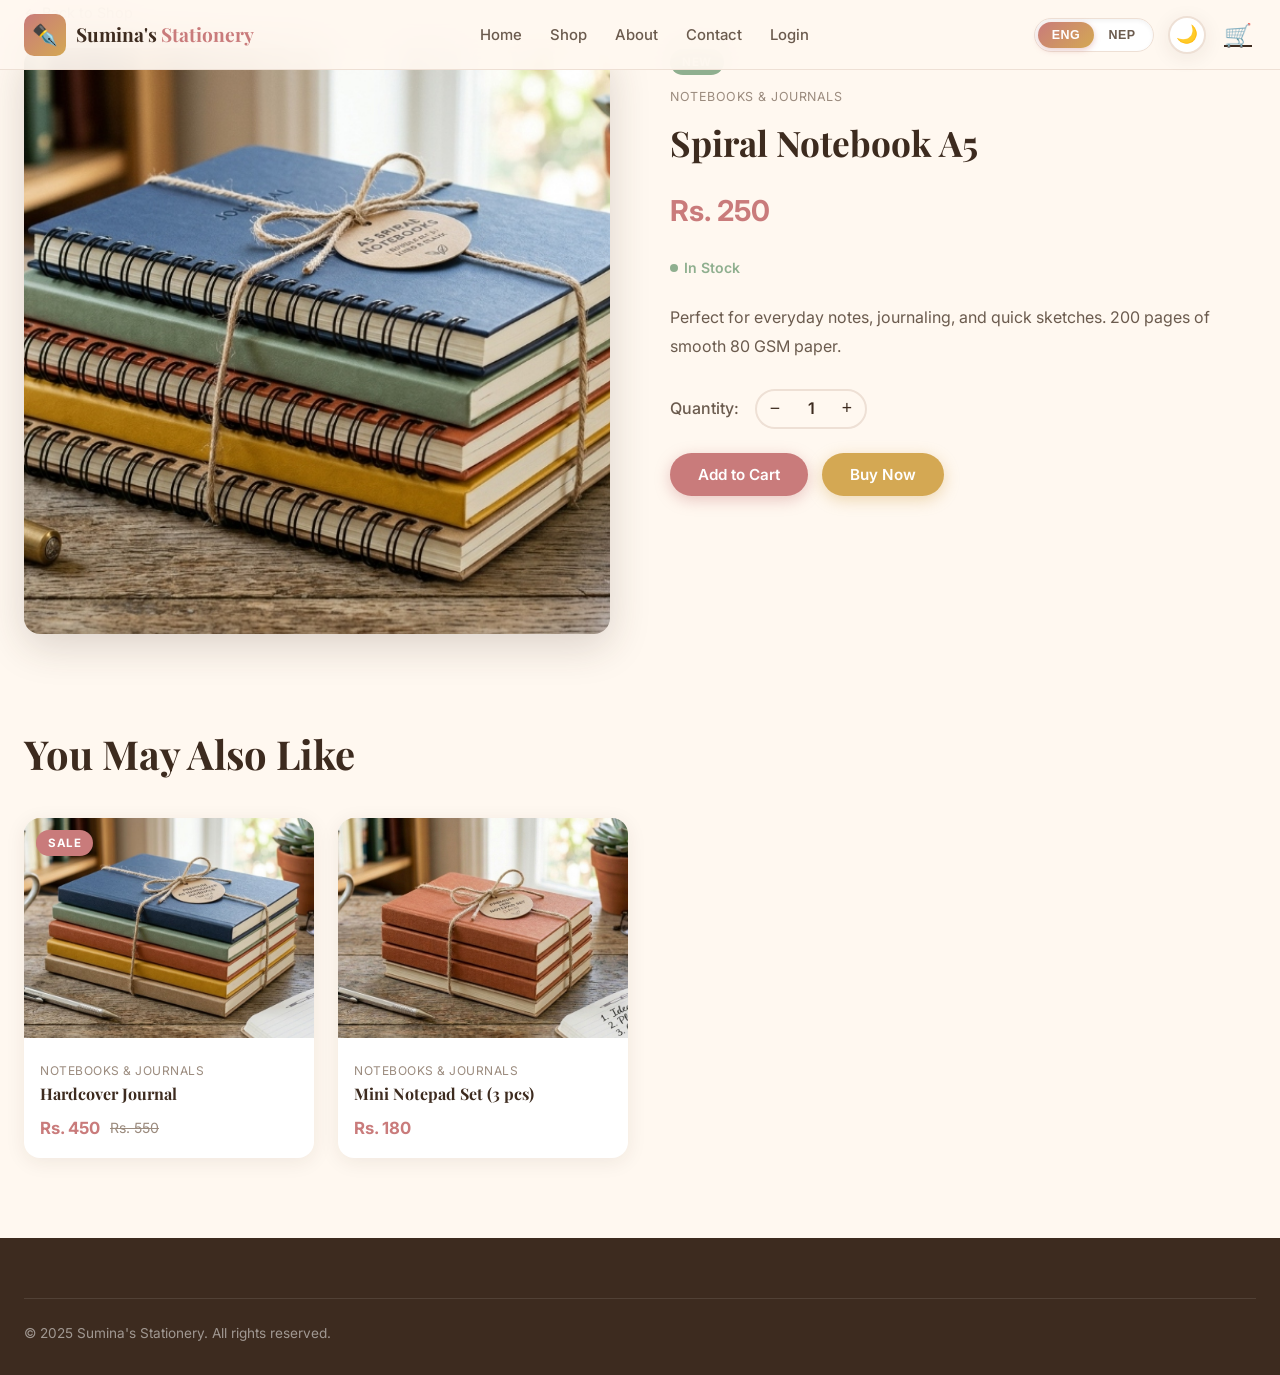
<file: product.html>
<!DOCTYPE html>
<html lang="en">
<head>
<meta charset="UTF-8">
<meta name="viewport" content="width=device-width, initial-scale=1.0">
<title>Product — Sumina's Stationery</title>
<link rel="stylesheet" href="css/style.css">
</head>
<body>

<nav class="navbar" id="navbar">
  <div class="container">
    <a href="index.html" class="nav-brand">
      <div class="nav-brand-icon">✒️</div>
      <span class="nav-brand-text">Sumina's <span>Stationery</span></span>
    </a>
    <ul class="nav-links" id="nav-links">
      <li><a href="index.html" data-key="nav_home">Home</a></li>
      <li><a href="shop.html" data-key="nav_shop">Shop</a></li>
      <li><a href="about.html" data-key="nav_about">About</a></li>
      <li><a href="contact.html" data-key="nav_contact">Contact</a></li>
    </ul>
    <div class="nav-actions">
      <div class="lang-toggle">
        <div class="lang-slider"></div>
        <button class="lang-btn active" data-lang="en">ENG</button>
        <button class="lang-btn" data-lang="np">NEP</button>
      </div>
      <button id="theme-toggle" class="theme-toggle-btn" aria-label="Toggle Theme">
        <span class="sun-icon">☀️</span>
        <span class="moon-icon">🌙</span>
      </button>
      <a href="cart.html" class="cart-icon-btn">🛒<span class="cart-badge">0</span></a>
      <button class="menu-btn" id="menu-btn"><span></span><span></span><span></span></button>
    </div>
  </div>
</nav>

<div class="product-detail">
  <div class="container">
    <a href="shop.html" class="back-link" data-key="back_to_shop">← Back to Shop</a>
    <div class="product-detail-grid" id="detail-content"></div>

    <!-- Related -->
    <div style="margin-top:80px;">
      <h2 class="section-title" style="margin-bottom:32px;" data-key="related_title">You May Also Like</h2>
      <div class="products-grid" id="related-grid"></div>
    </div>
  </div>
</div>

<footer class="footer">
  <div class="container">
    <div class="footer-bottom">
      <span class="footer-copy" data-key="footer_rights">© 2025 Sumina's Stationery.</span>
    </div>
  </div>
</footer>

<script src="js/products.js"></script>
<script src="js/language.js"></script>
<script src="js/cart.js"></script>
<script src="js/main.js"></script>
<script>
let currentQty = 1;
const productId = parseInt(new URLSearchParams(window.location.search).get("id")) || 1;

function renderProductDetail() {
  const p = getProductById(productId);
  if (!p) return;
  document.title = `${p.name[currentLang]} — Sumina's Stationery`;
  const cat = CATEGORIES.find(c => c.id === p.category);
  const badgeMap = { new:"badge-new", sale:"badge-sale", hot:"badge-hot" };
  const badgeKey = p.badge ? `badge_${p.badge}` : null;

  document.getElementById("detail-content").innerHTML = `
    <div>
      <img src="${p.image}" alt="${p.name[currentLang]}" class="detail-img">
    </div>
    <div>
      ${p.badge ? `<span class="badge ${badgeMap[p.badge]}" style="margin-bottom:12px;display:inline-block;">${t(badgeKey)}</span>` : ""}
      <p class="detail-cat">${cat ? cat.name[currentLang] : ""}</p>
      <h1 class="detail-title">${p.name[currentLang]}</h1>
      <div class="detail-price-wrap">
        <span class="detail-price">${formatPrice(p.price)}</span>
        ${p.oldPrice ? `<span class="detail-old-price">${formatPrice(p.oldPrice)}</span>` : ""}
      </div>
      <div class="detail-stock" data-key="in_stock">${t("in_stock")}</div>
      <p class="detail-desc">${p.description[currentLang]}</p>
      <div class="qty-row">
        <span class="qty-label" data-key="qty">${t("qty")}:</span>
        <div class="qty-control">
          <button class="qty-btn" id="qty-minus">−</button>
          <span class="qty-val" id="qty-display">1</span>
          <button class="qty-btn" id="qty-plus">+</button>
        </div>
      </div>
      <div class="detail-actions">
        <button class="btn btn-primary" id="add-btn">${t("add_to_cart")}</button>
        <button class="btn btn-accent" id="buy-btn">${t("buy_now")}</button>
      </div>
    </div>`;

  document.getElementById("qty-minus").onclick = () => { if(currentQty>1){currentQty--;document.getElementById("qty-display").textContent=currentQty;} };
  document.getElementById("qty-plus").onclick = () => { currentQty++;document.getElementById("qty-display").textContent=currentQty; };
  document.getElementById("add-btn").onclick = () => addToCart(p.id, currentQty);
  document.getElementById("buy-btn").onclick = () => { addToCart(p.id, currentQty); window.location="cart.html"; };

  // Related products
  const related = PRODUCTS.filter(pr => pr.category === p.category && pr.id !== p.id).slice(0,4);
  const rg = document.getElementById("related-grid");
  rg.innerHTML = related.map(buildProductCard).join("");
}

renderProductDetail();
document.addEventListener("langChange", renderProductDetail);
</script>
</body>
</html>
</file>
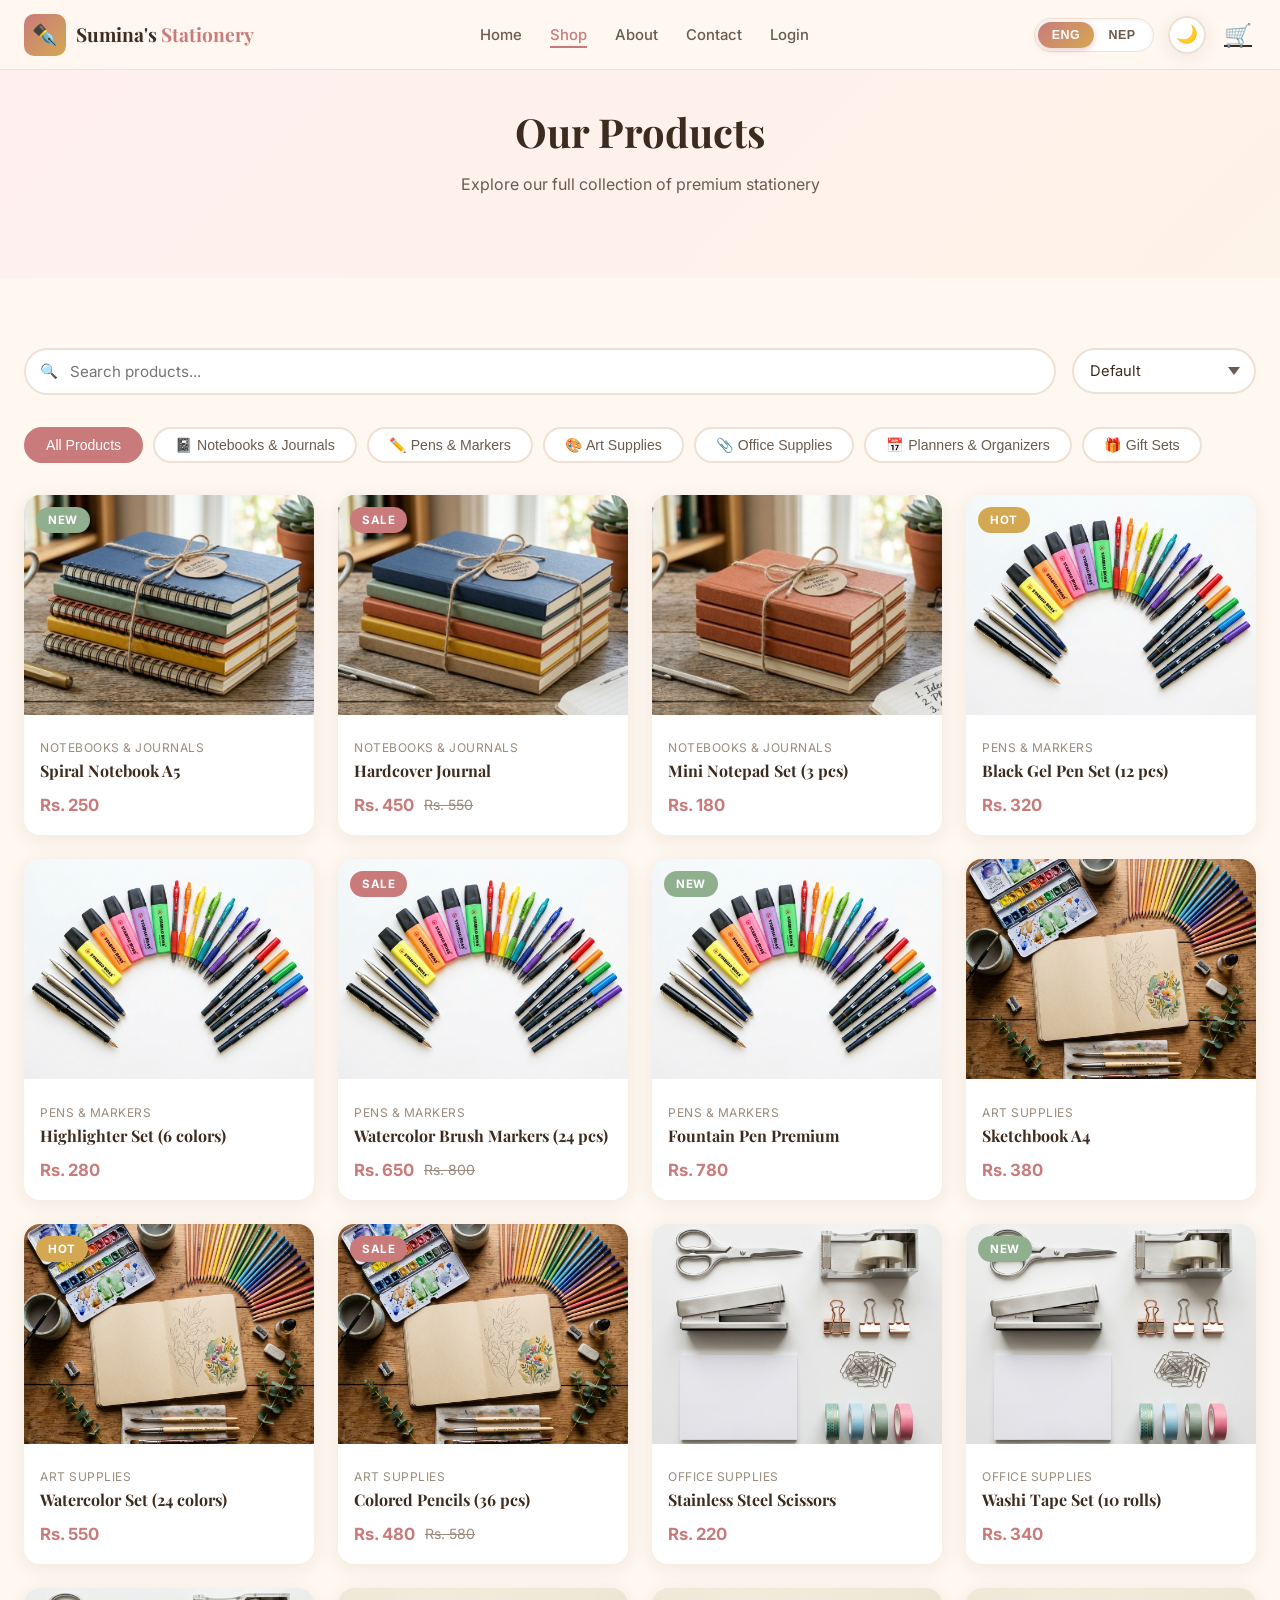
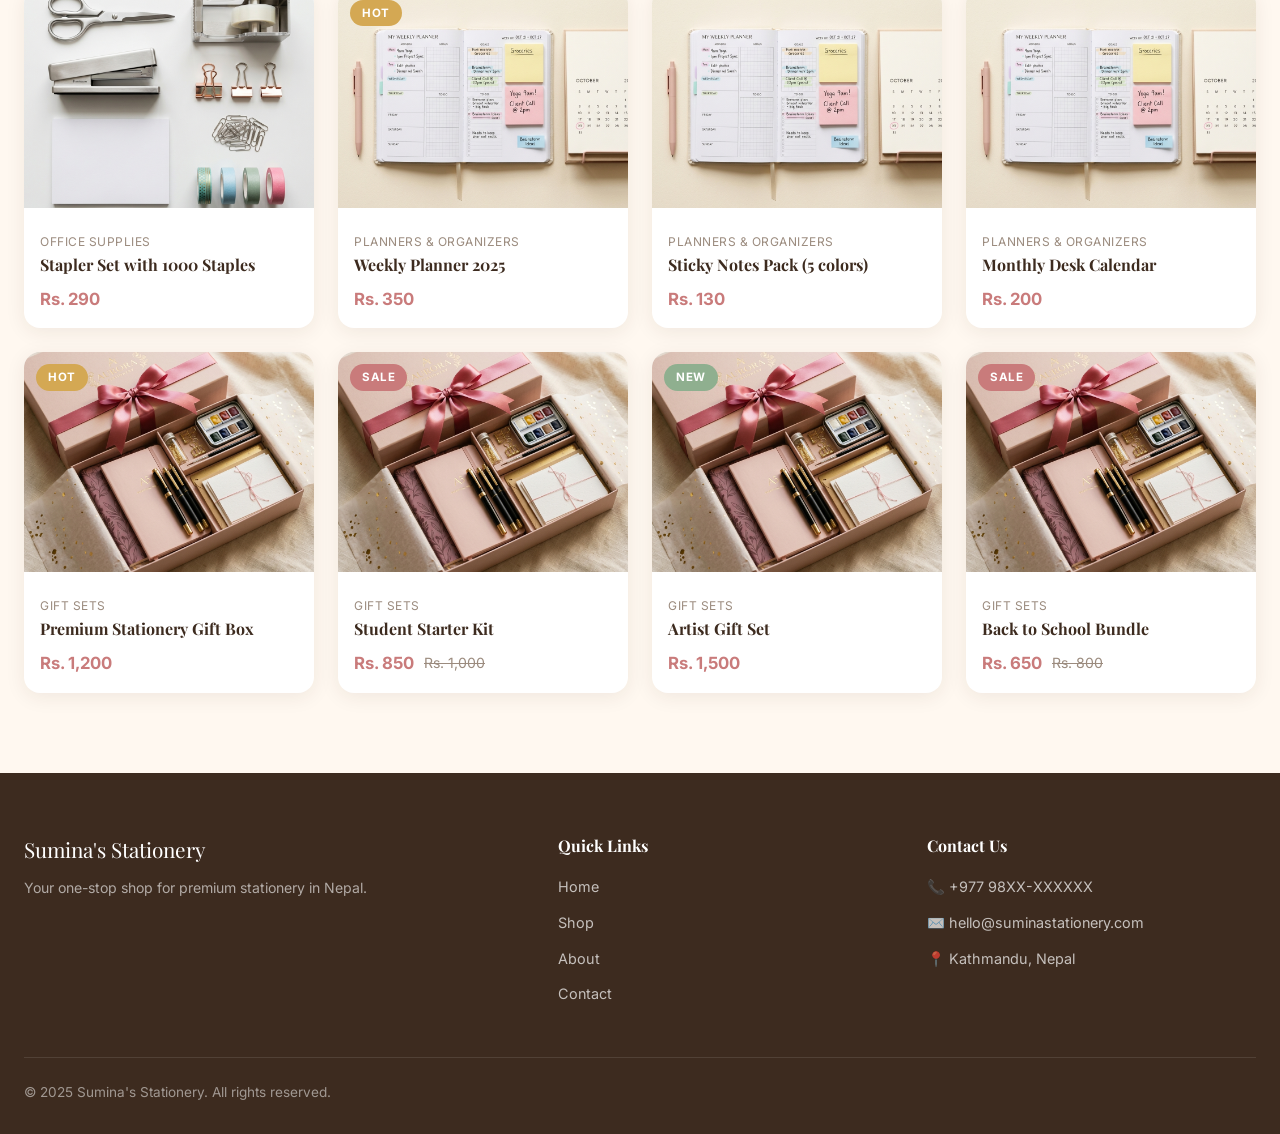
<file: shop.html>
<!DOCTYPE html>
<html lang="en">
<head>
<meta charset="UTF-8">
<meta name="viewport" content="width=device-width, initial-scale=1.0">
<title>Shop — Sumina's Stationery</title>
<meta name="description" content="Browse all stationery products at Sumina's Stationery. Filter by category, search and sort.">
<link rel="stylesheet" href="css/style.css">
</head>
<body>

<nav class="navbar" id="navbar">
  <div class="container">
    <a href="index.html" class="nav-brand">
      <div class="nav-brand-icon">✒️</div>
      <span class="nav-brand-text">Sumina's <span>Stationery</span></span>
    </a>
    <ul class="nav-links" id="nav-links">
      <li><a href="index.html" data-key="nav_home">Home</a></li>
      <li><a href="shop.html" data-key="nav_shop">Shop</a></li>
      <li><a href="about.html" data-key="nav_about">About</a></li>
      <li><a href="contact.html" data-key="nav_contact">Contact</a></li>
    </ul>
    <div class="nav-actions">
      <div class="lang-toggle">
        <div class="lang-slider"></div>
        <button class="lang-btn active" data-lang="en">ENG</button>
        <button class="lang-btn" data-lang="np">NEP</button>
      </div>
      <button id="theme-toggle" class="theme-toggle-btn" aria-label="Toggle Theme">
        <span class="sun-icon">☀️</span>
        <span class="moon-icon">🌙</span>
      </button>
      <a href="cart.html" class="cart-icon-btn">🛒<span class="cart-badge">0</span></a>
      <button class="menu-btn" id="menu-btn"><span></span><span></span><span></span></button>
    </div>
  </div>
</nav>

<div class="shop-header">
  <h1 class="section-title" data-key="shop_title">Our Products</h1>
  <p class="section-sub" data-key="shop_subtitle">Explore our full collection of premium stationery</p>
</div>

<section class="section page-top">
  <div class="container">
    <!-- Controls -->
    <div class="shop-controls">
      <div class="search-bar">
        <input type="text" id="search-input" data-key="filter_search" placeholder="Search products...">
      </div>
      <select class="sort-select" id="sort-select">
        <option value="default" data-key="sort_default">Default</option>
        <option value="price-asc" data-key="sort_price_asc">Price: Low to High</option>
        <option value="price-desc" data-key="sort_price_desc">Price: High to Low</option>
        <option value="name" data-key="sort_name">Name A-Z</option>
      </select>
    </div>
    <!-- Category Pills -->
    <div class="cat-pills" id="cat-pills"></div>
    <!-- Products Grid -->
    <div class="products-grid" id="shop-grid"></div>
    <div class="no-results" id="no-results" style="display:none;">
      <div style="font-size:3rem;margin-bottom:16px;">🔍</div>
      <p data-key="no_results">No products found.</p>
    </div>
  </div>
</section>

<footer class="footer">
  <div class="container">
    <div class="footer-grid">
      <div>
        <div class="footer-brand-name">Sumina's Stationery</div>
        <p class="footer-tagline" data-key="footer_tagline">Your one-stop shop for premium stationery in Nepal.</p>
      </div>
      <div>
        <h4 data-key="footer_links">Quick Links</h4>
        <ul>
          <li><a href="index.html" data-key="nav_home">Home</a></li>
          <li><a href="shop.html" data-key="nav_shop">Shop</a></li>
          <li><a href="about.html" data-key="nav_about">About</a></li>
          <li><a href="contact.html" data-key="nav_contact">Contact</a></li>
        </ul>
      </div>
      <div>
        <h4 data-key="footer_contact">Contact Us</h4>
        <ul>
          <li><a href="#">📞 +977 98XX-XXXXXX</a></li>
          <li><a href="#">✉️ hello@suminastationery.com</a></li>
          <li><a href="#">📍 Kathmandu, Nepal</a></li>
        </ul>
      </div>
    </div>
    <div class="footer-bottom">
      <span class="footer-copy" data-key="footer_rights">© 2025 Sumina's Stationery.</span>
    </div>
  </div>
</footer>

<script src="js/products.js"></script>
<script src="js/language.js"></script>
<script src="js/cart.js"></script>
<script src="js/main.js"></script>
<script>
let activeCat = "all";

function renderShopPage() {
  // Rebuild pills
  const pillsEl = document.getElementById("cat-pills");
  pillsEl.innerHTML = `<button class="cat-pill ${activeCat==="all"?"active":""}" data-cat="all">${t("filter_all")}</button>`;
  CATEGORIES.forEach(c => {
    pillsEl.innerHTML += `<button class="cat-pill ${activeCat===c.id?"active":""}" data-cat="${c.id}">${c.icon} ${c.name[currentLang]}</button>`;
  });
  pillsEl.querySelectorAll(".cat-pill").forEach(btn => {
    btn.addEventListener("click", () => { activeCat = btn.dataset.cat; renderShopPage(); });
  });

  let products = getProductsByCategory(activeCat);
  const query = document.getElementById("search-input").value.toLowerCase();
  if (query) products = products.filter(p => p.name[currentLang].toLowerCase().includes(query) || p.name.en.toLowerCase().includes(query));

  const sort = document.getElementById("sort-select").value;
  if (sort === "price-asc") products = [...products].sort((a,b) => a.price - b.price);
  else if (sort === "price-desc") products = [...products].sort((a,b) => b.price - a.price);
  else if (sort === "name") products = [...products].sort((a,b) => a.name[currentLang].localeCompare(b.name[currentLang]));

  const grid = document.getElementById("shop-grid");
  const noResults = document.getElementById("no-results");
  if (products.length === 0) { grid.innerHTML = ""; noResults.style.display = "block"; }
  else { noResults.style.display = "none"; grid.innerHTML = products.map(buildProductCard).join(""); }
}

// Check URL param for pre-selected category
const urlCat = new URLSearchParams(window.location.search).get("cat");
if (urlCat) activeCat = urlCat;

renderShopPage();

document.getElementById("search-input").addEventListener("input", renderShopPage);
document.getElementById("sort-select").addEventListener("change", renderShopPage);
document.addEventListener("langChange", renderShopPage);
</script>
</body>
</html>
</file>
<file: css/style.css>
@import url('https://fonts.googleapis.com/css2?family=Playfair+Display:wght@400;600;700&family=Inter:wght@300;400;500;600&display=swap');

*,*::before,*::after{margin:0;padding:0;box-sizing:border-box;}

:root {
  /* ========================================== */
  /* LIGHT THEME (Default)                      */
  /* ========================================== */
  --primary: #C97B7B;          /* Dusky Rose */
  --primary-light: #F2C4C4;
  --primary-bg: #FFF0F0;
  --secondary: #8FAF8F;        /* Sage Green */
  --accent: #D4A853;           /* Gold */
  --accent-light: #F0D79A;
  
  --cream: #FFF8F0;            /* Warm Ivory */
  --cream2: #FEF3E8;           /* Light Clay Cream */
  --white: #FFFFFF;
  
  --dark: #3D2B1F;             /* Deep Charcoal Brown */
  --medium: #6B5B4E;
  --light: #9B8B7E;
  --border: #EEE0D5;
  
  --footer-bg: var(--dark);
  
  /* Layout & Animations */
  --font-h: 'Playfair Display', serif;
  --font-b: 'Inter', sans-serif;
  --r: 16px;
  --r-sm: 8px;
  --r-lg: 28px;
  --tr: all .3s ease;
  --nav: 70px;
  
  /* Dynamic Variables */
  --nav-bg: rgba(255, 248, 240, 0.93);
  --sh: 0 4px 20px rgba(61, 43, 31, 0.08);
  --sh-h: 0 12px 40px rgba(61, 43, 31, 0.18);
  
  --btn-primary-sh: rgba(201, 123, 123, 0.4);
  --btn-primary-sh-h: rgba(201, 123, 123, 0.5);
  --btn-primary-hover: #B56868;
  
  --btn-accent-sh: rgba(212, 168, 83, 0.4);
  --btn-accent-hover: #BF9340;
  --btn-accent-sh-h: rgba(212, 168, 83, 0.5);
  
  --lang-slider-sh: rgba(201, 123, 123, 0.4);
  
  --hero-glow-1: rgba(232, 160, 160, 0.3);
  --hero-glow-2: rgba(212, 168, 83, 0.2);
  --hero-tag-bg: rgba(201, 123, 123, 0.15);
  --hero-tag-border: var(--primary-light);
  --quick-add-bg: rgba(61, 43, 31, 0.85);
  --promo-bg: linear-gradient(135deg, var(--dark) 0%, #6B3B2B 100%);
}

[data-theme="dark"] {
  /* ========================================== */
  /* DARK THEME (Midnight Emerald)              */
  /* ========================================== */
  --primary: #5E9E82;          /* Sage Green */
  --primary-light: #8ECBB0;
  --primary-bg: #1A2B23;
  --secondary: #D08E75;        /* Warm Terracotta/Clay */
  --accent: #D4A353;           /* Gold */
  --accent-light: #F0D79A;
  
  --cream: #121614;            /* Dark Ink / Green Obsidian */
  --cream2: #1A211D;           /* Deep Charcoal Green */
  --white: #222B26;            /* Muted Dark Card BG */
  
  --dark: #EAE8E4;             /* Warm Ivory Text */
  --medium: #B8B2AA;           /* Soft Muted Text */
  --light: #8C867F;
  --border: #2E3A33;
  
  --footer-bg: #0B0E0C;
  
  /* Dynamic Variables */
  --nav-bg: rgba(18, 22, 20, 0.93);
  --sh: 0 4px 20px rgba(18, 22, 20, 0.25);
  --sh-h: 0 12px 40px rgba(18, 22, 20, 0.45);
  
  --btn-primary-sh: rgba(94, 158, 130, 0.3);
  --btn-primary-sh-h: rgba(94, 158, 130, 0.4);
  --btn-primary-hover: #4C856C;
  
  --btn-accent-sh: rgba(212, 168, 83, 0.3);
  --btn-accent-hover: #BF9340;
  --btn-accent-sh-h: rgba(212, 168, 83, 0.4);
  
  --lang-slider-sh: rgba(94, 158, 130, 0.3);
  
  --hero-glow-1: rgba(94, 158, 130, 0.15);
  --hero-glow-2: rgba(212, 168, 83, 0.12);
  --hero-tag-bg: rgba(94, 158, 130, 0.12);
  --hero-tag-border: rgba(94, 158, 130, 0.25);
  --quick-add-bg: rgba(18, 22, 20, 0.90);
  --promo-bg: linear-gradient(135deg, var(--cream2) 0%, #302617 100%);
}

html{scroll-behavior:smooth;}
body{font-family:var(--font-b);background:var(--cream);color:var(--dark);line-height:1.6;overflow-x:hidden;}

.container{max-width:1280px;margin:0 auto;padding:0 24px;}
.section{padding:80px 0;}
.section-title{font-family:var(--font-h);font-size:clamp(1.8rem,4vw,2.5rem);margin-bottom:8px;}
.section-sub{color:var(--medium);margin-bottom:40px;}
.text-center{text-align:center;}
.w-full{width:100%;}
.mt-sm{margin-top:12px;}

/* Buttons */
.btn{display:inline-flex;align-items:center;gap:8px;padding:12px 28px;border-radius:50px;font-weight:600;font-size:.95rem;cursor:pointer;transition:var(--tr);border:none;text-decoration:none;font-family:var(--font-b);}
.btn-primary{background:var(--primary);color:#fff;box-shadow:0 4px 15px var(--btn-primary-sh);}
.btn-primary:hover{background:var(--btn-primary-hover);transform:translateY(-2px);box-shadow:0 8px 25px var(--btn-primary-sh-h);}
.btn-secondary{background:transparent;color:var(--primary);border:2px solid var(--primary);}
.btn-secondary:hover{background:var(--primary);color:#fff;transform:translateY(-2px);}
.btn-accent{background:var(--accent);color:#fff;box-shadow:0 4px 15px var(--btn-accent-sh);}
.btn-accent:hover{background:var(--btn-accent-hover);transform:translateY(-2px);box-shadow:0 8px 25px var(--btn-accent-sh-h);}

/* Badge */
.badge{display:inline-block;padding:4px 12px;border-radius:50px;font-size:.72rem;font-weight:700;text-transform:uppercase;letter-spacing:.5px;}
.badge-new{background:var(--secondary);color:#fff;}
.badge-sale{background:var(--primary);color:#fff;}
.badge-hot{background:var(--accent);color:#fff;}

/* Navbar */
.navbar{position:fixed;top:0;left:0;right:0;height:var(--nav);background:var(--nav-bg);backdrop-filter:blur(20px);border-bottom:1px solid var(--border);z-index:1000;transition:var(--tr);}
.navbar.scrolled{box-shadow:var(--sh);}
.navbar .container{height:100%;display:flex;align-items:center;justify-content:space-between;}
.nav-brand{display:flex;align-items:center;gap:10px;text-decoration:none;}
.nav-brand-icon{width:42px;height:42px;background:linear-gradient(135deg,var(--primary),var(--accent));border-radius:10px;display:flex;align-items:center;justify-content:center;color:#fff;font-size:1.3rem;}
.nav-brand-text{font-family:var(--font-h);font-size:1.2rem;color:var(--dark);font-weight:700;}
.nav-brand-text span{color:var(--primary);}
.nav-links{display:flex;align-items:center;gap:28px;list-style:none;}
.nav-links a{text-decoration:none;color:var(--medium);font-weight:500;font-size:.93rem;transition:var(--tr);position:relative;}
.nav-links a::after{content:'';position:absolute;bottom:-4px;left:0;width:0;height:2px;background:var(--primary);transition:var(--tr);}
.nav-links a:hover,.nav-links a.active{color:var(--primary);}
.nav-links a:hover::after,.nav-links a.active::after{width:100%;}
.nav-actions{display:flex;align-items:center;gap:14px;}
.lang-toggle{position:relative;display:flex;background:var(--white);border:1px solid var(--border);border-radius:50px;padding:3px;width:120px;height:34px;box-shadow:inset 0 2px 4px rgba(0,0,0,.05);user-select:none;}
[data-theme="dark"] .lang-toggle{background:rgba(255,255,255,0.05);border-color:rgba(255,255,255,0.05);box-shadow:inset 0 2px 4px rgba(0,0,0,.4);}
.lang-slider{position:absolute;top:3px;left:3px;width:calc(50% - 3px);height:calc(100% - 6px);background:linear-gradient(135deg,var(--primary),var(--accent));border-radius:50px;transition:transform .3s cubic-bezier(0.4,0,0.2,1);z-index:1;box-shadow:0 2px 6px var(--lang-slider-sh);}
.lang-toggle:has(.lang-btn[data-lang="np"].active) .lang-slider{transform:translateX(100%);}
.lang-btn{position:relative;flex:1;border:none;background:transparent;padding:0;height:100%;border-radius:50px;cursor:pointer;font-weight:600;font-size:.78rem;color:var(--medium);transition:color .3s ease;z-index:2;text-align:center;text-transform:uppercase;letter-spacing:.5px;}
.lang-btn.active{color:#fff;}
[data-theme="dark"] .lang-btn{color:rgba(234,232,228,.6);}
[data-theme="dark"] .lang-btn.active{color:#fff;}
.cart-icon-btn{position:relative;background:none;border:none;cursor:pointer;font-size:1.4rem;color:var(--dark);transition:var(--tr);padding:4px;}
.cart-icon-btn:hover{color:var(--primary);transform:scale(1.1);}
.cart-badge{position:absolute;top:-6px;right:-8px;background:var(--primary);color:#fff;font-size:.7rem;font-weight:700;min-width:18px;height:18px;border-radius:50%;display:flex;align-items:center;justify-content:center;display:none;}
.menu-btn{display:none;flex-direction:column;gap:5px;cursor:pointer;background:none;border:none;padding:4px;}
.menu-btn span{display:block;width:24px;height:2px;background:var(--dark);transition:var(--tr);}
.menu-btn.open span:nth-child(1){transform:rotate(45deg) translate(5px,5px);}
.menu-btn.open span:nth-child(2){opacity:0;}
.menu-btn.open span:nth-child(3){transform:rotate(-45deg) translate(5px,-5px);}

/* Hero */
.hero{min-height:100vh;padding-top:var(--nav);display:flex;align-items:center;position:relative;overflow:hidden;background:linear-gradient(135deg,var(--cream) 0%,var(--primary-bg) 50%,var(--cream2) 100%);}
.hero::before{content:'';position:absolute;top:-100px;right:-100px;width:600px;height:600px;background:radial-gradient(circle,var(--hero-glow-1) 0%,transparent 70%);animation:float 6s ease-in-out infinite;}
.hero::after{content:'';position:absolute;bottom:-100px;left:-50px;width:400px;height:400px;background:radial-gradient(circle,var(--hero-glow-2) 0%,transparent 70%);animation:float 8s ease-in-out infinite reverse;}
@keyframes float{0%,100%{transform:translateY(0);}50%{transform:translateY(-20px);}}
.hero-content{position:relative;z-index:1;max-width:600px;}
.hero-tag{display:inline-flex;align-items:center;gap:8px;background:var(--hero-tag-bg);border:1px solid var(--hero-tag-border);color:var(--primary);padding:6px 16px;border-radius:50px;font-size:.85rem;font-weight:600;margin-bottom:24px;}
.hero-title{font-family:var(--font-h);font-size:clamp(2.5rem,6vw,4rem);line-height:1.15;color:var(--dark);margin-bottom:20px;}
.hero-title em{color:var(--primary);font-style:normal;}
.hero-subtitle{font-size:1.1rem;color:var(--medium);margin-bottom:36px;max-width:500px;}
.hero-btns{display:flex;gap:14px;flex-wrap:wrap;}
.hero-img-wrap{position:relative;flex:1;display:flex;justify-content:center;align-items:center;}
.hero-img{width:100%;max-width:560px;border-radius:24px;box-shadow:var(--sh-h);object-fit:cover;aspect-ratio:4/3;animation:heroImg 1s ease;}
@keyframes heroImg{from{opacity:0;transform:translateY(20px);}to{opacity:1;transform:translateY(0);}}
.hero .container{display:flex;align-items:center;gap:60px;padding-top:40px;padding-bottom:40px;}

/* Categories */
.categories-grid{display:grid;grid-template-columns:repeat(auto-fill,minmax(180px,1fr));gap:20px;}
.cat-card{background:var(--white);border-radius:var(--r);overflow:hidden;cursor:pointer;transition:var(--tr);box-shadow:var(--sh);text-decoration:none;color:inherit;display:block;}
.cat-card:hover{transform:translateY(-6px);box-shadow:var(--sh-h);}
.cat-img{width:100%;height:140px;object-fit:cover;}
.cat-info{padding:14px 16px;}
.cat-icon{font-size:1.5rem;margin-bottom:4px;}
.cat-name{font-weight:600;font-size:.92rem;color:var(--dark);}

/* Product Cards */
.products-grid{display:grid;grid-template-columns:repeat(auto-fill,minmax(240px,1fr));gap:24px;}
.product-card{background:var(--white);border-radius:var(--r);overflow:hidden;cursor:pointer;transition:var(--tr);box-shadow:var(--sh);}
.product-card:hover{transform:translateY(-6px);box-shadow:var(--sh-h);}
.product-card:hover .quick-add-btn{bottom:0;}
.product-img-wrap{position:relative;overflow:hidden;}
.product-img{width:100%;height:220px;object-fit:cover;transition:transform .4s ease;}
.product-card:hover .product-img{transform:scale(1.04);}
.product-img-wrap .badge{position:absolute;top:12px;left:12px;}
.quick-add-btn{position:absolute;bottom:-50px;left:0;right:0;background:var(--quick-add-bg);color:#fff;border:none;padding:12px;cursor:pointer;font-weight:600;font-size:.9rem;transition:var(--tr);font-family:var(--font-b);}
.quick-add-btn:hover{background:var(--primary);}
.product-info{padding:16px;}
.product-category{font-size:.75rem;color:var(--light);text-transform:uppercase;letter-spacing:.5px;margin-bottom:4px;}
.product-name{font-family:var(--font-h);font-size:1rem;color:var(--dark);margin-bottom:10px;line-height:1.3;}
.product-price-row{display:flex;align-items:center;gap:10px;}
.product-price{font-weight:700;color:var(--primary);font-size:1.05rem;}
.product-old-price{text-decoration:line-through;color:var(--light);font-size:.88rem;}

/* Promo Banner */
.promo-section{background:var(--promo-bg);color:#fff;padding:60px 0;position:relative;overflow:hidden;}
.promo-section::before{content:'✨';position:absolute;font-size:8rem;opacity:.05;right:5%;top:50%;transform:translateY(-50%);}
.promo-tag-label{background:var(--accent);color:#fff;padding:5px 14px;border-radius:50px;font-size:.78rem;font-weight:700;display:inline-block;margin-bottom:14px;}
.promo-title{font-family:var(--font-h);font-size:clamp(1.8rem,4vw,2.8rem);margin-bottom:14px;}
.promo-desc{opacity:.85;font-size:1rem;margin-bottom:28px;max-width:500px;}
.promo-section .container{display:flex;align-items:center;justify-content:space-between;gap:40px;flex-wrap:wrap;}

/* Why Us */
.why-grid{display:grid;grid-template-columns:repeat(auto-fill,minmax(220px,1fr));gap:24px;}
.why-card{background:var(--white);border-radius:var(--r);padding:28px 24px;text-align:center;box-shadow:var(--sh);transition:var(--tr);}
.why-card:hover{transform:translateY(-4px);box-shadow:var(--sh-h);}
.why-icon{font-size:2.5rem;margin-bottom:14px;}
.why-card h3{font-family:var(--font-h);font-size:1.1rem;margin-bottom:8px;}
.why-card p{color:var(--medium);font-size:.9rem;}

/* Shop Page */
.shop-header{background:linear-gradient(135deg,var(--primary-bg),var(--cream2));padding:100px 0 40px;text-align:center;}
.shop-controls{display:flex;align-items:center;gap:16px;flex-wrap:wrap;margin-bottom:32px;}
.search-bar{flex:1;min-width:200px;position:relative;}
.search-bar input{width:100%;padding:12px 16px 12px 44px;border:2px solid var(--border);border-radius:50px;font-family:var(--font-b);font-size:.95rem;background:var(--white);color:var(--dark);transition:var(--tr);}
.search-bar input:focus{outline:none;border-color:var(--primary);}
.search-bar::before{content:'🔍';position:absolute;left:16px;top:50%;transform:translateY(-50%);font-size:.9rem;}
.sort-select{padding:12px 16px;border:2px solid var(--border);border-radius:50px;font-family:var(--font-b);font-size:.92rem;background:var(--white);color:var(--dark);cursor:pointer;appearance:none;padding-right:36px;background-image:url("data:image/svg+xml,%3Csvg xmlns='http://www.w3.org/2000/svg' width='12' height='8'%3E%3Cpath d='M0 0l6 8 6-8z' fill='%236B5B4E'/%3E%3C/svg%3E");background-repeat:no-repeat;background-position:right 14px center;}
.sort-select:focus{outline:none;border-color:var(--primary);}
.cat-pills{display:flex;gap:10px;flex-wrap:wrap;margin-bottom:32px;}
.cat-pill{padding:8px 20px;border-radius:50px;border:2px solid var(--border);background:var(--white);color:var(--medium);font-weight:500;font-size:.88rem;cursor:pointer;transition:var(--tr);}
.cat-pill:hover,.cat-pill.active{background:var(--primary);border-color:var(--primary);color:#fff;}
.no-results{text-align:center;padding:60px 20px;color:var(--medium);}

/* Product Detail */
.product-detail{padding-top:calc(var(--nav)+40px);padding-bottom:80px;}
.product-detail-grid{display:grid;grid-template-columns:1fr 1fr;gap:60px;align-items:start;}
.detail-img{width:100%;border-radius:var(--r);box-shadow:var(--sh-h);object-fit:cover;aspect-ratio:1;}
.detail-cat{font-size:.78rem;color:var(--light);text-transform:uppercase;letter-spacing:.5px;margin-bottom:8px;}
.detail-title{font-family:var(--font-h);font-size:clamp(1.6rem,3vw,2.2rem);margin-bottom:16px;}
.detail-price-wrap{display:flex;align-items:center;gap:14px;margin-bottom:20px;}
.detail-price{font-size:1.8rem;font-weight:700;color:var(--primary);}
.detail-old-price{text-decoration:line-through;color:var(--light);font-size:1.1rem;}
.detail-desc{color:var(--medium);line-height:1.8;margin-bottom:28px;}
.detail-stock{display:inline-flex;align-items:center;gap:6px;font-size:.88rem;font-weight:600;color:var(--secondary);margin-bottom:24px;}
.detail-stock::before{content:'';width:8px;height:8px;border-radius:50%;background:var(--secondary);display:block;}
.qty-row{display:flex;align-items:center;gap:16px;margin-bottom:24px;}
.qty-label{font-weight:500;color:var(--medium);}
.qty-control{display:flex;align-items:center;gap:2px;border:2px solid var(--border);border-radius:50px;overflow:hidden;}
.qty-btn{background:none;border:none;width:36px;height:36px;cursor:pointer;font-size:1.1rem;color:var(--dark);transition:var(--tr);}
.qty-btn:hover{background:var(--primary);color:#fff;}
.qty-val{padding:0 12px;font-weight:600;min-width:32px;text-align:center;}
.detail-actions{display:flex;gap:14px;flex-wrap:wrap;}
.back-link{display:inline-flex;align-items:center;gap:6px;color:var(--medium);text-decoration:none;font-size:.9rem;margin-bottom:24px;transition:var(--tr);}
.back-link:hover{color:var(--primary);}

/* Cart */
.cart-page{padding-top:calc(var(--nav)+40px);padding-bottom:80px;}
.cart-layout{display:grid;grid-template-columns:1fr 360px;gap:40px;align-items:start;}
.cart-table{width:100%;border-collapse:collapse;}
.cart-table th{padding:12px 16px;text-align:left;font-size:.82rem;text-transform:uppercase;letter-spacing:.5px;color:var(--light);border-bottom:2px solid var(--border);}
.cart-row td{padding:16px;border-bottom:1px solid var(--border);vertical-align:middle;}
.cart-product-cell{display:flex;align-items:center;gap:14px;}
.cart-img{width:72px;height:72px;object-fit:cover;border-radius:var(--r-sm);}
.cart-product-name{font-weight:500;font-size:.95rem;}
.cart-remove-btn{background:none;border:none;color:var(--light);cursor:pointer;font-size:1rem;transition:var(--tr);padding:6px;}
.cart-remove-btn:hover{color:var(--primary);}
.cart-line-total{font-weight:700;color:var(--primary);}
.cart-empty{text-align:center;padding:80px 20px;}
.cart-empty-icon{font-size:4rem;margin-bottom:20px;}
.cart-empty h3{font-family:var(--font-h);font-size:1.5rem;margin-bottom:10px;}
.cart-empty p{color:var(--medium);margin-bottom:28px;}
.summary-card{background:var(--white);border-radius:var(--r);padding:28px;box-shadow:var(--sh);position:sticky;top:calc(var(--nav)+20px);}
.summary-title{font-family:var(--font-h);font-size:1.2rem;margin-bottom:20px;}
.summary-row{display:flex;justify-content:space-between;align-items:center;margin-bottom:14px;font-size:.95rem;}
.free-ship{color:var(--secondary);font-weight:600;}
.summary-divider{height:1px;background:var(--border);margin:16px 0;}
.grand-total{font-weight:700;font-size:1.05rem;}
.grand-total-price{color:var(--primary);font-size:1.2rem;}

/* Checkout */
.checkout-page{padding-top:calc(var(--nav)+40px);padding-bottom:80px;}
.checkout-grid{display:grid;grid-template-columns:1fr 380px;gap:40px;align-items:start;}
.form-card{background:var(--white);border-radius:var(--r);padding:32px;box-shadow:var(--sh);}
.form-card h2{font-family:var(--font-h);font-size:1.4rem;margin-bottom:24px;}
.form-group{margin-bottom:18px;}
.form-group label{display:block;font-size:.88rem;font-weight:600;color:var(--medium);margin-bottom:6px;}
.form-group input,.form-group select,.form-group textarea{width:100%;padding:12px 16px;border:2px solid var(--border);border-radius:var(--r-sm);font-family:var(--font-b);font-size:.95rem;color:var(--dark);background:var(--white);transition:var(--tr);}
.form-group input:focus,.form-group select:focus,.form-group textarea:focus{outline:none;border-color:var(--primary);}
.form-group textarea{resize:vertical;min-height:90px;}
.payment-options{display:flex;gap:12px;flex-wrap:wrap;margin-top:6px;}
.pay-option{flex:1;min-width:100px;border:2px solid var(--border);border-radius:var(--r-sm);padding:14px;text-align:center;cursor:pointer;transition:var(--tr);}
.pay-option:hover,.pay-option.active{border-color:var(--primary);background:var(--primary-bg);}
.pay-option input{display:none;}
.pay-icon{font-size:1.5rem;display:block;margin-bottom:4px;}
.pay-label{font-size:.82rem;font-weight:600;color:var(--dark);}
.order-success{display:none;text-align:center;padding:60px 20px;}
.order-success.show{display:block;}
.success-icon{font-size:5rem;margin-bottom:20px;animation:pop .5s ease;}
@keyframes pop{from{transform:scale(0);}to{transform:scale(1);}}
.success-title{font-family:var(--font-h);font-size:2rem;margin-bottom:12px;}
.success-msg{color:var(--medium);margin-bottom:32px;}

/* About */
.about-hero{background:linear-gradient(135deg,var(--primary-bg),var(--cream2));padding:120px 0 60px;text-align:center;}
.about-title{font-family:var(--font-h);font-size:clamp(2rem,5vw,3rem);margin-bottom:16px;}
.about-grid{display:grid;grid-template-columns:1fr 1fr;gap:60px;align-items:center;padding:80px 0;}
.about-text h2{font-family:var(--font-h);font-size:1.8rem;margin-bottom:16px;}
.about-text p{color:var(--medium);line-height:1.9;margin-bottom:16px;}
.values-grid{display:grid;grid-template-columns:repeat(auto-fill,minmax(200px,1fr));gap:20px;}
.value-card{background:var(--white);border-radius:var(--r);padding:24px;box-shadow:var(--sh);text-align:center;}
.value-icon{font-size:2rem;margin-bottom:10px;}
.value-card h3{font-family:var(--font-h);font-size:1rem;margin-bottom:6px;}
.value-card p{color:var(--medium);font-size:.88rem;}

/* Contact */
.contact-hero{background:linear-gradient(135deg,var(--primary-bg),var(--cream2));padding:120px 0 60px;text-align:center;}
.contact-grid{display:grid;grid-template-columns:1fr 1fr;gap:60px;padding:80px 0;}
.contact-info h2{font-family:var(--font-h);font-size:1.6rem;margin-bottom:20px;}
.contact-item{display:flex;gap:14px;align-items:flex-start;margin-bottom:20px;}
.contact-item-icon{font-size:1.4rem;margin-top:2px;}
.contact-item-text p{color:var(--medium);font-size:.9rem;}
.contact-item-text strong{display:block;font-weight:600;margin-bottom:2px;}

/* Footer */
.footer{background:var(--footer-bg);color:rgba(255,255,255,.85);padding:60px 0 30px;}
.footer-grid{display:grid;grid-template-columns:1.5fr 1fr 1fr;gap:40px;margin-bottom:40px;}
.footer-brand-name{font-family:var(--font-h);font-size:1.3rem;color:#fff;margin-bottom:10px;}
.footer-tagline{font-size:.88rem;opacity:.7;line-height:1.7;}
.footer h4{font-family:var(--font-h);font-size:1rem;color:#fff;margin-bottom:16px;}
.footer ul{list-style:none;}
.footer ul li{margin-bottom:10px;}
.footer ul a{color:rgba(255,255,255,.7);text-decoration:none;font-size:.9rem;transition:var(--tr);}
.footer ul a:hover{color:var(--primary-light);}
.footer-bottom{border-top:1px solid rgba(255,255,255,.1);padding-top:24px;display:flex;justify-content:space-between;align-items:center;flex-wrap:wrap;gap:12px;}
.footer-copy{font-size:.85rem;opacity:.6;}
.social-links{display:flex;gap:12px;}
.social-link{width:36px;height:36px;background:rgba(255,255,255,.1);border-radius:50%;display:flex;align-items:center;justify-content:center;color:#fff;text-decoration:none;transition:var(--tr);font-size:.9rem;}
.social-link:hover{background:var(--primary);}

/* Toast */
.cart-toast{position:fixed;bottom:30px;left:50%;transform:translateX(-50%) translateY(100px);background:var(--dark);color:#fff;padding:12px 28px;border-radius:50px;font-weight:600;opacity:0;transition:all .4s ease;z-index:9999;white-space:nowrap;}
.cart-toast.show{opacity:1;transform:translateX(-50%) translateY(0);}

/* Page Top Padding */
.page-top{padding-top:var(--nav);}

/* Responsive */
@media(max-width:900px){
  .hero .container{flex-direction:column;text-align:center;}
  .hero-btns{justify-content:center;}
  .hero-img-wrap{width:100%;}
  .product-detail-grid{grid-template-columns:1fr;}
  .cart-layout{grid-template-columns:1fr;}
  .checkout-grid{grid-template-columns:1fr;}
  .about-grid{grid-template-columns:1fr;}
  .contact-grid{grid-template-columns:1fr;}
  .footer-grid{grid-template-columns:1fr;}
  .promo-section .container{flex-direction:column;text-align:center;}
}
@media(max-width:768px){
  .nav-links{display:none;position:fixed;top:var(--nav);left:0;right:0;background:var(--cream);flex-direction:column;padding:20px 24px;border-bottom:1px solid var(--border);box-shadow:var(--sh);gap:16px;z-index:999;}
  .nav-links.open{display:flex;}
  .menu-btn{display:flex;}
  .products-grid{grid-template-columns:repeat(auto-fill,minmax(160px,1fr));gap:16px;}
  .product-img{height:160px;}
  .section{padding:50px 0;}
  .cart-table th:nth-child(2),.cart-row td:nth-child(2){display:none;}
}

/* ========================================== */
/* Theme Toggle Button Style                  */
/* ========================================== */
.theme-toggle-btn {
  background: var(--white);
  border: 2px solid var(--border);
  color: var(--dark);
  cursor: pointer;
  width: 38px;
  height: 38px;
  border-radius: 50%;
  display: flex;
  align-items: center;
  justify-content: center;
  font-size: 1.1rem;
  transition: var(--tr);
  box-shadow: var(--sh);
}
.theme-toggle-btn:hover {
  transform: translateY(-2px);
  border-color: var(--primary);
  box-shadow: var(--sh-h);
}
.theme-toggle-btn .sun-icon { display: none; }
.theme-toggle-btn .moon-icon { display: block; }

[data-theme="dark"] .theme-toggle-btn .sun-icon { display: block; }
[data-theme="dark"] .theme-toggle-btn .moon-icon { display: none; }
</file>
